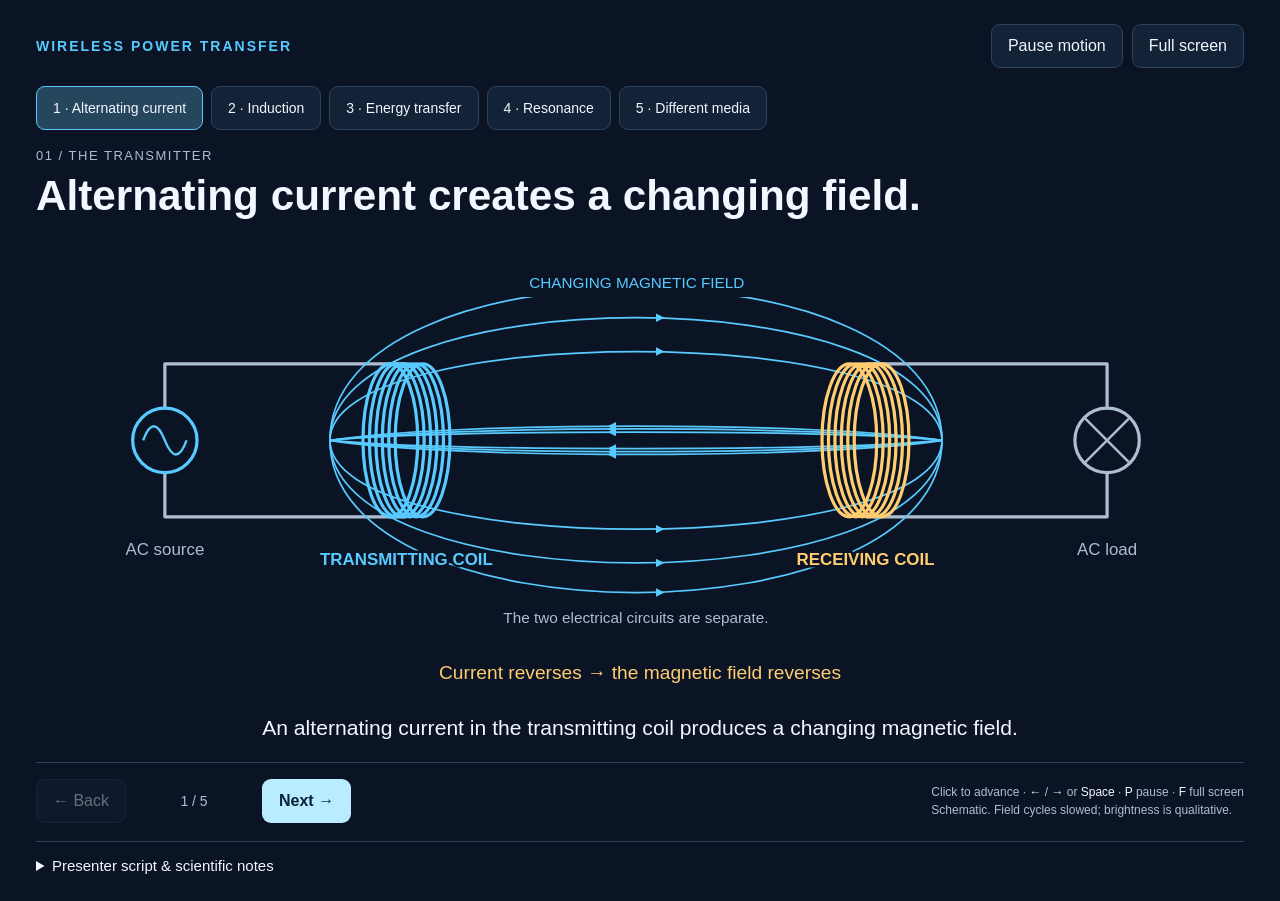
<file: index.html>
<!doctype html>
<html lang="en">
<head>
<meta charset="utf-8"><meta name="viewport" content="width=device-width,initial-scale=1">
<title>Wireless Power Transfer — Interactive Presentation</title>
<style>
:root{color-scheme:dark;--bg:#0a1424;--fg:#f3f7ff;--muted:#adbed3;--blue:#58caff;--gold:#ffcc70;--green:#71e2b2;--coral:#ff997e;--line:#2e425b}*{box-sizing:border-box}body{margin:0;background:var(--bg);color:var(--fg);font-family:Arial,Helvetica,sans-serif}main{max-width:1580px;min-height:100svh;margin:auto;padding:24px 36px;display:flex;flex-direction:column;gap:18px}header,.row,footer{display:flex;align-items:center;justify-content:space-between;gap:12px;flex-wrap:wrap}.brand{font-size:14px;color:var(--blue);letter-spacing:2px;font-weight:bold}button{font:inherit;border:1px solid var(--line);background:#142237;color:var(--fg);border-radius:9px;padding:11px 16px;cursor:pointer;min-height:44px}button:hover{background:#233a53}button:focus-visible,summary:focus-visible{outline:3px solid var(--blue);outline-offset:3px}button[aria-pressed=true]{background:#25465d;border-color:var(--blue)}button:disabled{opacity:.4;cursor:default}.primary{background:#b9ecff;color:#092235;font-weight:bold;border-color:transparent}.primary:hover{background:#d6f5ff}nav{display:flex;gap:8px;flex-wrap:wrap}nav button{font-size:14px}h1{font-size:clamp(26px,3.3vw,48px);margin:0;line-height:1.15}.eyebrow{color:var(--muted);font-size:13px;letter-spacing:1.5px;margin-bottom:9px}.scene{position:relative}svg{width:100%;height:auto;display:block;max-height:49vh;overflow:visible}.scene text{font-family:Arial,Helvetica,sans-serif;paint-order:stroke;stroke:var(--bg);stroke-width:6px;stroke-linejoin:round}.material-controls{display:flex;justify-content:center;gap:10px;flex-wrap:wrap;margin-top:2px}.material-controls button{min-width:145px}.detail{min-height:44px;display:flex;justify-content:center;align-items:center;text-align:center;gap:14px;font-size:clamp(17px,1.5vw,23px);color:var(--gold);line-height:1.4}.takeaway{font-size:clamp(17px,1.65vw,24px);line-height:1.45;margin:0;text-align:center;max-width:1100px;align-self:center}.footnote{font-size:12px;color:var(--muted);line-height:1.5}.controls{display:flex;gap:9px;align-items:center;flex-wrap:wrap}.count{font-size:14px;color:var(--muted);min-width:118px;text-align:center}footer{border-top:1px solid var(--line);padding-top:16px;margin-top:auto}details{border-top:1px solid var(--line);padding-top:12px;color:var(--muted);font-size:15px;line-height:1.55}summary{cursor:pointer;width:fit-content;color:var(--fg)}#script{max-width:1000px;color:var(--fg);font-size:18px}details p{margin:12px 0 0}.source{font-size:13px}kbd{font:inherit;color:var(--fg)}[hidden]{display:none!important}.live{position:absolute;width:1px;height:1px;overflow:hidden;clip-path:inset(50%)}@media(max-width:700px){main{padding:18px 16px;gap:16px}nav button{flex:1 1 140px;font-size:13px}svg{max-height:none}.material-controls button{min-width:0;flex:1 1 40%}footer{align-items:flex-start}.controls{width:100%;justify-content:space-between}.count{min-width:70px}.brand{font-size:12px}.detail{min-height:60px}header button{font-size:12px;padding:8px 12px}.footnote{font-size:11px}}
@media print{button,nav,footer{display:none}body{background:white;color:black}details{display:block}}
</style>
</head>
<body>
<main>
<header><span class="brand">WIRELESS POWER TRANSFER</span><div class="controls"><button id="motion" type="button" aria-pressed="false">Pause motion</button><button id="full" type="button">Full screen</button></div></header>
<nav aria-label="Presentation sections" id="nav"></nav>
<section aria-labelledby="title"><div class="eyebrow" id="section"></div><h1 id="title"></h1></section>
<div class="scene">
<svg viewBox="0 0 1500 490" role="img" aria-labelledby="diagram-title diagram-desc">
<title id="diagram-title">Two coils transfer energy by electromagnetic induction</title><desc id="diagram-desc">A source drives a transmitting coil. Its changing field links a receiving coil connected to a lamp. No wire connects the two circuits.</desc>
<defs><marker id="arrow" viewBox="0 0 10 10" refX="5" refY="5" markerWidth="5" markerHeight="5" orient="auto-start-reverse"><path d="M 0 0 L 10 5 L 0 10 z" fill="#58caff"/></marker><marker id="eddy-arrow" viewBox="0 0 10 10" refX="5" refY="5" markerWidth="4" markerHeight="4" orient="auto"><path d="M0 0 L10 5 L0 10 Z" fill="#ff997e"/></marker></defs>
<g fill="none" stroke="#adbed3" stroke-width="4" stroke-linejoin="round"><path d="M460 155 H160 V210 M160 290 V345 H460"/><path d="M1030 155 H1330 V210 M1330 290 V345 H1030"/></g>
<g id="caps" hidden stroke="#ffcc70" stroke-width="4"><path d="M290 155 H334 M366 155 H400"/><path d="M335 132 V178 M365 132 V178 M1175 132 V178 M1205 132 V178"/><path d="M1120 155 H1174 M1206 155 H1250"/><text x="350" y="115" text-anchor="middle" stroke="none" fill="#ffcc70" font-size="21">C</text><text x="1190" y="115" text-anchor="middle" stroke="none" fill="#ffcc70" font-size="21">C</text></g>
<g id="field" fill="none" stroke="#58caff" stroke-width="2.1"></g>
<g id="barrier"></g>
<g id="tx" fill="none" stroke="#58caff" stroke-width="4"></g><g id="rx" fill="none" stroke="#ffcc70" stroke-width="4"></g>
<circle cx="160" cy="250" r="40" fill="#0a1424" stroke="#58caff" stroke-width="4"/><path d="M133 250 Q146 215 160 250 T187 250" fill="none" stroke="#58caff" stroke-width="3"/>
<g id="bulb"><circle cx="1330" cy="250" r="40" stroke-width="4"/><path d="M1303 223 L1357 277 M1357 223 L1303 277" stroke-width="3" fill="none"/><g id="rays" stroke-width="3"></g></g>
<g fill="#adbed3" text-anchor="middle" font-size="21"><text x="160" y="392">AC source</text><text x="1330" y="392">AC load</text></g>
<g font-size="21" text-anchor="middle" font-weight="bold"><text x="460" y="405" fill="#58caff">TRANSMITTING COIL</text><text x="1030" y="405" fill="#ffcc70">RECEIVING COIL</text><text id="material-label" x="745" y="443" fill="#71e2b2"></text></g>
<rect x="526" y="36" width="440" height="36" fill="#0a1424"/><text x="746" y="61" text-anchor="middle" fill="#58caff" font-size="19">CHANGING MAGNETIC FIELD</text>
<g id="stage-note" fill="#adbed3" font-size="19" text-anchor="middle"><text x="745" y="477">The two electrical circuits are separate.</text></g>
</svg>
</div>
<div class="material-controls" id="materials" aria-label="Material between the coils" hidden></div>
<div class="detail" id="detail"></div>
<p class="takeaway" id="takeaway"></p>
<div class="live" role="status" aria-live="polite" id="status"></div>
<footer>
<div class="controls"><button id="back" type="button">← Back</button><span class="count" id="count"></span><button id="next" type="button" class="primary">Next →</button></div>
<span class="footnote">Click to advance · <kbd>←</kbd> / <kbd>→</kbd> or <kbd>Space</kbd> · <kbd>P</kbd> pause · <kbd>F</kbd> full screen<br>Schematic. Field cycles slowed; brightness is qualitative.</span>
</footer>
<details id="notes"><summary>Presenter script &amp; scientific notes</summary><p id="script"></p><p id="science"></p><p class="source">Based on the supplied <em>Demonstartion_ppt.pdf</em>, pages 5–7 and 20–22. The material comparison describes this experiment; it is not a numerical simulation.</p></details>
</main>
<script>
'use strict';
const $=id=>document.getElementById(id), NS='http://www.w3.org/2000/svg';
const sections=[
{short:'1 · Alternating current',title:'Alternating current creates a changing field.',detail:'Current reverses → the magnetic field reverses',caption:'An alternating current in the transmitting coil produces a changing magnetic field.',script:'An alternating current flows through the transmitting coil. This produces a magnetic field that repeatedly changes direction.',note:'The animation is slowed down. The field pattern is schematic; it does not represent a numerical solution.'},
{short:'2 · Induction',title:'Changing magnetic flux induces a voltage.',detail:'Faraday’s law: ε = −N dΦ / dt',caption:'When changing magnetic flux links the receiving coil, an induced voltage drives current through its closed circuit.',script:'Some of that changing magnetic flux links the receiving coil. By Faraday’s law, it induces a voltage. With a closed circuit, current flows through the load.',note:'N is the receiver’s number of turns. Φ is linked flux per turn, assuming equal flux per turn. The minus sign expresses Lenz’s law.'},
{short:'3 · Energy transfer',title:'The field transfers energy across the gap.',detail:'Electrical input → magnetic coupling → electrical output',caption:'There is no wire between the coils. Charges move within their own circuits.',script:'No wire joins the coils. Energy passes through the electromagnetic field, while charges move within each circuit.',note:'This is near-field inductive wireless power transfer. Field arrows show magnetic-field direction, not energy trajectories. The AC load is simplified; devices requiring DC also need rectification and appropriate regulation.'},
{short:'4 · Resonance',title:'Tuning can increase the transferred power.',detail:'Ideal LC resonance: f₀ = 1 / (2π√(LC))',caption:'Capacitors tune the circuits. Coupling, loading, and losses still limit performance.',script:'Capacitors can tune the coil circuits to resonance. Near the tuned frequency, suitable coupling and low losses allow more power to reach the load.',note:'The formula describes an ideal individual LC circuit. Coupling, loading, and losses may shift the frequency giving maximum transferred power.'},
{short:'5 · Different media',title:'What sits between the coils matters.',detail:'',caption:'',script:'',note:'The illustrated ordering follows this apparatus. Conductivity, thickness, grid geometry, coil spacing, and operating frequency affect transfer. Conductive barriers can cause loss and detuning. Brightness is qualitative.'}
];
const media=[
{name:'Air',detail:'Baseline transfer',caption:'Air provides the reference: the changing field links the receiving coil.',script:'Air is our baseline. The changing magnetic field links the receiving coil.'},
{name:'Glass',detail:'Similar transfer to air in this experiment',caption:'The glass barrier introduces little additional attenuation in this setup.',script:'Glass behaves similarly to air in this experiment. It introduces little additional attenuation.'},
{name:'Metal grid',detail:'Eddy currents oppose changes in magnetic flux',caption:'Conductive paths support eddy currents, reducing transfer in this experiment.',script:'A metal grid reduces transfer. Induced eddy currents oppose changes in magnetic flux.'},
{name:'Solid metal sheet',detail:'Transfer is suppressed more strongly in this experiment',caption:'A continuous conducting sheet supports eddy currents and reduces the field linking the receiver.',script:'The solid metal sheet reduces transfer even further in this experiment. Its continuous conducting surface supports eddy currents.'}
];
let stage=0, medium=0, paused=matchMedia('(prefers-reduced-motion: reduce)').matches, phase=.6, last=0;
function el(tag,attrs,parent){const e=document.createElementNS(NS,tag);Object.entries(attrs).forEach(([k,v])=>e.setAttribute(k,v));parent.append(e);return e;}
for(let j=0;j<6;j++){el('ellipse',{cx:440+j*8,cy:250,rx:34,ry:95},$('tx'));el('ellipse',{cx:1010+j*8,cy:250,rx:34,ry:95},$('rx'));}
for(let a=0;a<360;a+=45){let q=a*Math.PI/180;el('line',{x1:1330+53*Math.cos(q),y1:250+53*Math.sin(q),x2:1330+63*Math.cos(q),y2:250+63*Math.sin(q)},$('rays'));}
// Every field line closes. Direction is common within the two coil apertures,
// and reverses on the outer return paths. No particles travel between coils.
const paths=[];
for(const sign of [-1,1])for(const r of [105,145,180]){
 const g=el('g',{},$('field'));
 const a=el('path',{d:`M365 250 C510 ${250+sign*r*.13} 980 ${250+sign*r*.13} 1125 250`,fill:'none'},g);
 const b=el('path',{d:`M1125 250 C1125 ${250+sign*r*1.4} 365 ${250+sign*r*1.4} 365 250`,fill:'none'},g);
 const inner=el('path',{d:`M715 ${250+sign*r*.0975} H775`,'marker-end':'url(#arrow)',fill:'none'},g);
 const outer=el('path',{d:`M775 ${250+sign*r*1.05} H715`,'marker-end':'url(#arrow)',fill:'none'},g);
 paths.push({g,inner,outer,r,sign});
}
// A receiver-side mask dims the existing closed loops without suggesting that field lines end at the sheet.
const defs=document.querySelector('defs'),filter=el('linearGradient',{id:'fieldFade',x1:'0%',x2:'100%'},defs);
for(const [off,opacity] of [['0%',1],['44%',1],['57%',1],['100%',1]])el('stop',{offset:off,'stop-color':'#58caff','stop-opacity':opacity},filter);
$('field').setAttribute('stroke','url(#fieldFade)');
sections.forEach((s,i)=>{let b=document.createElement('button');b.type='button';b.textContent=s.short;b.onclick=()=>{stage=i;medium=0;render();};$('nav').append(b);});
media.forEach((m,i)=>{let b=document.createElement('button');b.type='button';b.textContent=m.name;b.onclick=()=>{medium=i;render();};$('materials').append(b);});
function material(){
 const b=$('barrier');b.replaceChildren();if(stage!==4||medium===0)return;
 const shape='710,161 780,130 780,334 710,365';
 el('polygon',{points:shape,fill:medium===1?'#9be8ff': '#8da1b8','fill-opacity':medium===1?.13:medium===2?.08:.88,stroke:'#c1d9eb','stroke-width':3},b);
 if(medium===2){for(let y=180;y<350;y+=22)el('line',{x1:711,y1:y,x2:779,y2:y-30,stroke:'#b9cddd','stroke-width':2},b);for(let x=722;x<779;x+=14)el('line',{x1:x,y1:161-(x-710)*31/70,x2:x,y2:365-(x-710)*31/70,stroke:'#b9cddd','stroke-width':2},b);}
 if(medium>=2)for(const y of medium===2?[220,285]:[250]){el('ellipse',{cx:745,cy:y,rx:18,ry:25,fill:'none',stroke:'#ff997e','stroke-width':3},b);el('path',{class:'eddy',d:`M735 ${y-25} H755`,stroke:'#ff997e','stroke-width':3,'marker-end':'url(#eddy-arrow)'},b);}
}
function render(){
 const s=sections[stage],m=media[medium];
 $('section').textContent=`${String(stage+1).padStart(2,'0')} / ${['THE TRANSMITTER','ELECTROMAGNETIC INDUCTION','ENERGY TRANSFER','RESONANCE','DIFFERENT MEDIA'][stage]}`;
 $('title').textContent=s.title;$('detail').textContent=stage===4?m.detail:s.detail;$('takeaway').textContent=stage===4?m.caption:s.caption;
 $('script').textContent=stage===4?m.script:s.script;$('science').textContent=s.note;
 $('materials').hidden=stage!==4;$('caps').toggleAttribute('hidden',stage!==3);
 // Hide the original wire segments behind the capacitor plates.
 let capMasks=document.getElementById('capMasks');if(capMasks)capMasks.remove();
 if(stage===3){capMasks=el('g',{id:'capMasks',stroke:'#0a1424','stroke-width':8},document.querySelector('svg'));for(const x of [350,1190])el('path',{d:`M${x-14} 155 H${x+14}`},capMasks);document.querySelector('svg').append($('caps'));}
 $('stage-note').toggleAttribute('hidden',stage===4);$('material-label').textContent=stage===4?m.name.toUpperCase():'';
 [...$('nav').children].forEach((b,i)=>b.setAttribute('aria-pressed',i===stage));[...$('materials').children].forEach((b,i)=>b.setAttribute('aria-pressed',i===medium));
 $('count').textContent=stage===4?`5 / 5 · ${medium+1} / 4`:`${stage+1} / 5`;
 $('back').disabled=stage===0;$('next').textContent=stage===4&&medium===3?'Restart ↺':'Next →';
 $('status').textContent=`Section ${stage+1}. ${stage===4?m.name+'. '+m.detail:s.title}`;
 $('diagram-desc').textContent=`Separate transmitter and receiver circuits linked by a changing field.${stage===4?' Medium: '+m.name+'. '+m.caption:''}`;
 material();paint();
}
function move(dir){if(dir>0){if(stage===4){if(medium<3)medium++;else{stage=0;medium=0;}}else{stage++;medium=0;}}else if(stage===4&&medium>0)medium--;else if(stage>0){stage--;medium=0;}render();}
function paint(){
 const sign=Math.sin(phase)>=0?1:-1, strength=.27+.73*Math.abs(Math.sin(phase));
 const att=stage===4?[1,1,.30,.13][medium]:1;
 [...filter.children].forEach((e,i)=>e.setAttribute('stop-opacity',strength*(i>1?att:1)));
 for(const p of paths){const yi=250+p.sign*p.r*.0975,yo=250+p.sign*p.r*1.05;p.inner.setAttribute('d',sign>0?`M715 ${yi} H775`:`M775 ${yi} H715`);p.outer.setAttribute('d',sign>0?`M775 ${yo} H715`:`M715 ${yo} H775`);}
 let bulb=stage===0?'#adbed3':att===1?'#ffcc70':medium===2?'#b29768':'#776d5e';$('bulb').setAttribute('stroke',bulb);$('bulb').firstElementChild.setAttribute('fill',stage===0?'#0a1424':att===1?'#453c2e':medium===2?'#2c2b29':'#1d2530');$('rays').setAttribute('opacity',stage===0?0:att);
 document.querySelectorAll('.eddy').forEach(e=>{let y=e.previousElementSibling.getAttribute('cy')-25;e.setAttribute('d',Math.cos(phase)>0?`M755 ${y} H735`:`M735 ${y} H755`);});
}
function motion(){paused=!paused;updateMotion();}function updateMotion(){$('motion').textContent=paused?'Resume motion':'Pause motion';$('motion').setAttribute('aria-pressed',paused);}
async function full(){try{if(document.fullscreenElement)await document.exitFullscreen();else if(document.documentElement.requestFullscreen)await document.documentElement.requestFullscreen();}catch(e){$('full').textContent='Use browser full screen';}}
$('back').onclick=()=>move(-1);$('next').onclick=()=>move(1);$('motion').onclick=motion;$('full').onclick=full;
document.addEventListener('fullscreenchange',()=>{$('full').textContent=document.fullscreenElement?'Exit full screen':'Full screen';});
document.addEventListener('keydown',e=>{if(e.altKey||e.ctrlKey||e.metaKey||['INPUT','TEXTAREA','SELECT'].includes(e.target.tagName))return;const key=e.key.toLowerCase();if(key==='arrowright'||(key===' '&&!['BUTTON','SUMMARY'].includes(e.target.tagName))){e.preventDefault();move(1);}else if(key==='arrowleft'){e.preventDefault();move(-1);}else if(key==='p')motion();else if(key==='f')full();});
function loop(t){if(last&&!paused){phase+=(Math.min(t-last,60)/1000)*Math.PI*1.1;paint();}last=t;requestAnimationFrame(loop);}render();updateMotion();requestAnimationFrame(loop);
</script>
</body>
</html>
</file>
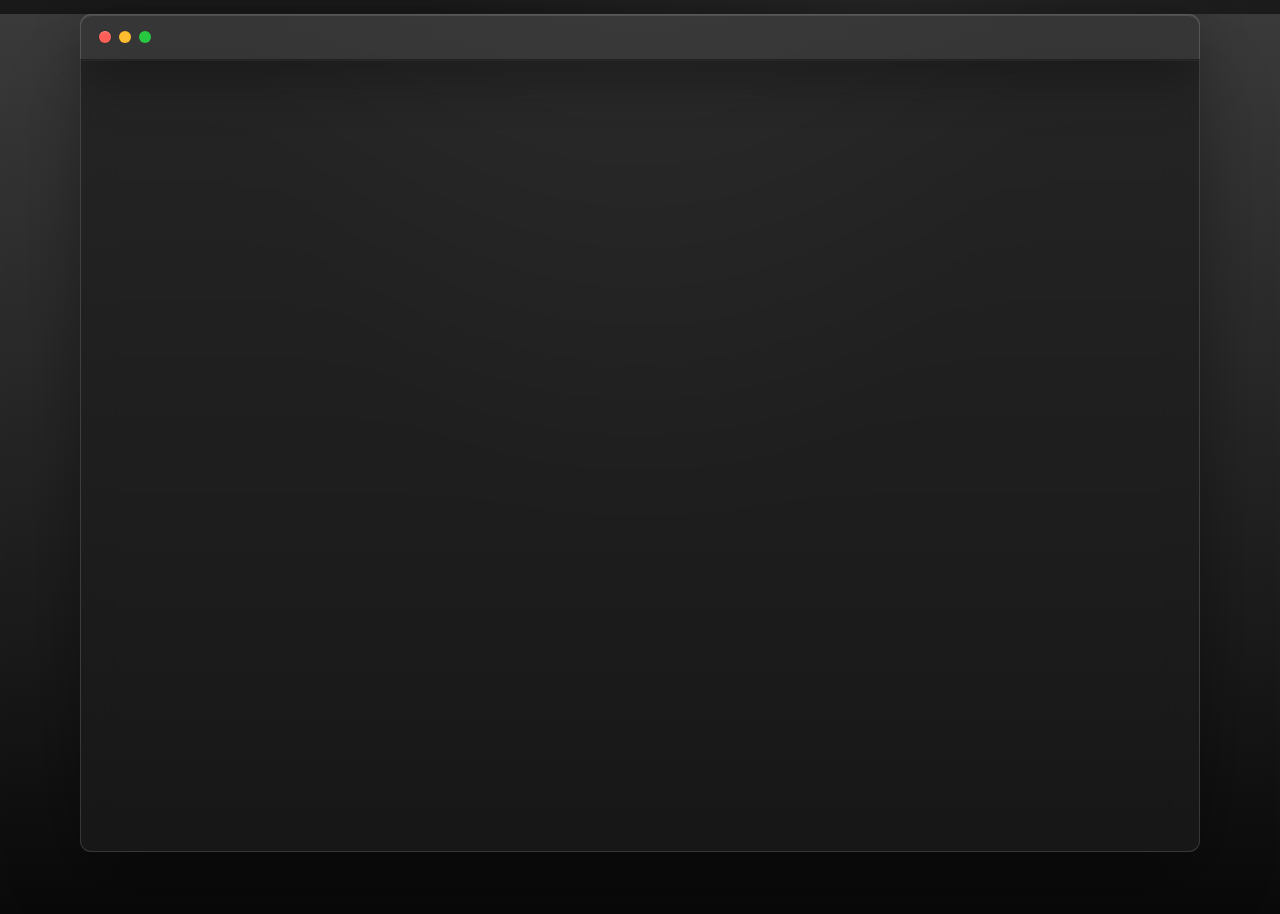
<file: others.html>
<!DOCTYPE html>
<html lang="en">
<head>
  <meta charset="UTF-8">
  <meta name="viewport" content="width=device-width, initial-scale=1.0">
  <title>Others - Yuqi Wang</title>
  <link rel="stylesheet" href="styles.css?v=20260512-desktop4">
</head>
<body class="sub-page">
  <header class="site-header">
    <a class="back-button" href="index.html" aria-label="返回主页"></a>
  </header>

  <main class="page-shell"></main>
</body>
</html>
</file>
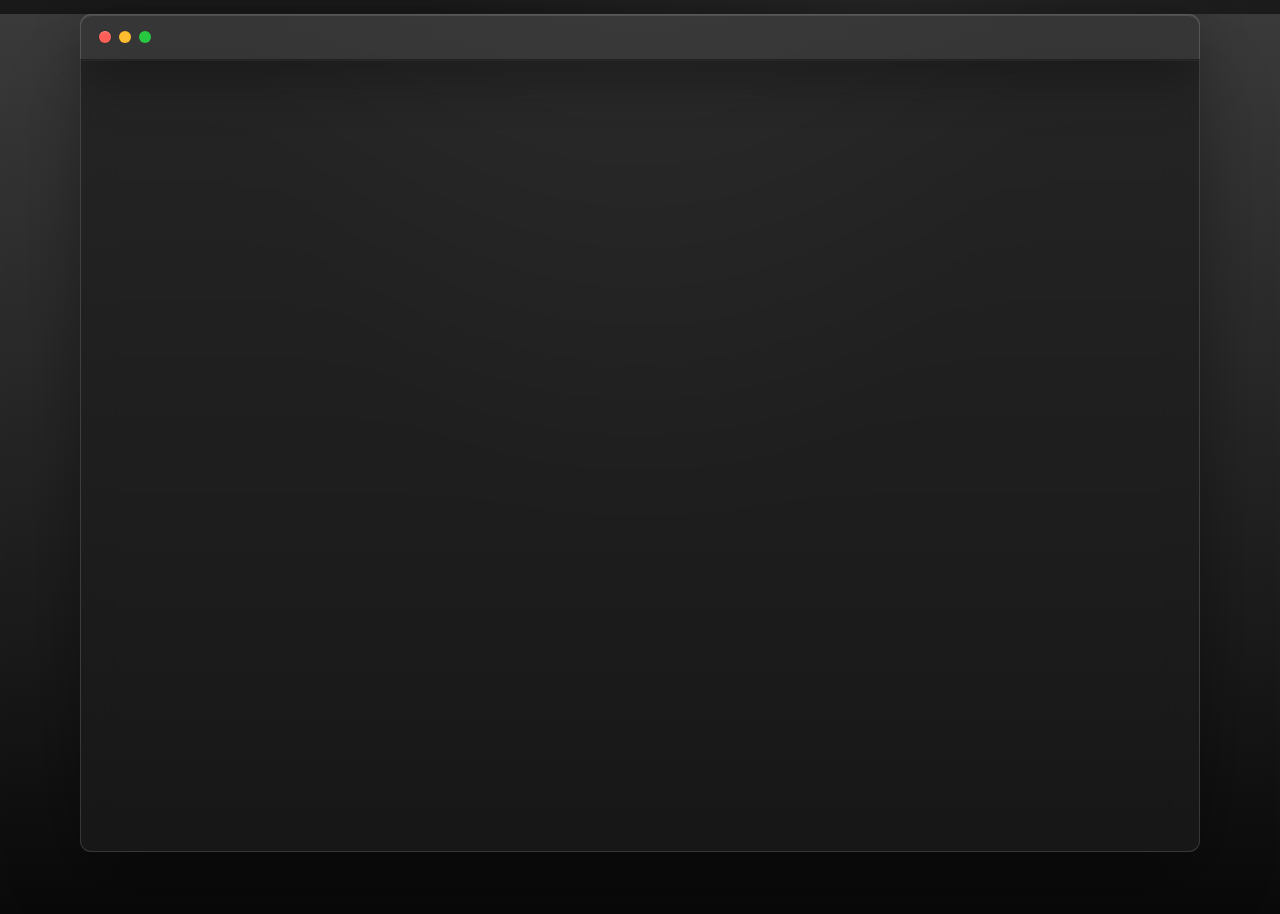
<file: research.html>
<!DOCTYPE html>
<html lang="en">
<head>
  <meta charset="UTF-8">
  <meta name="viewport" content="width=device-width, initial-scale=1.0">
  <title>Research - Yuqi Wang</title>
  <link rel="stylesheet" href="styles.css?v=20260512-desktop4">
</head>
<body class="sub-page">
  <header class="site-header">
    <a class="back-button" href="index.html" aria-label="返回主页"></a>
  </header>

  <main class="page-shell"></main>
</body>
</html>
</file>
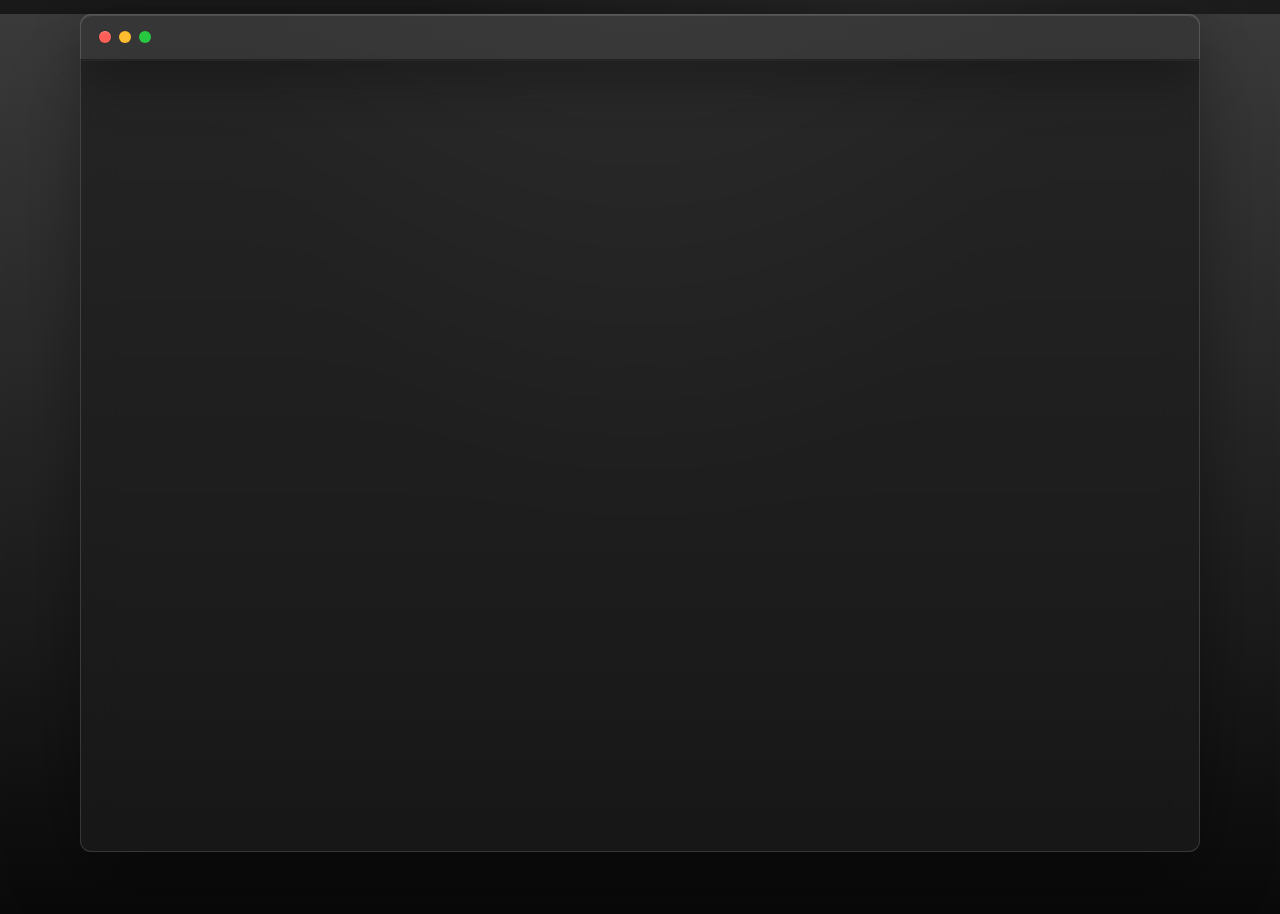
<file: teaching.html>
<!DOCTYPE html>
<html lang="en">
<head>
  <meta charset="UTF-8">
  <meta name="viewport" content="width=device-width, initial-scale=1.0">
  <title>Teaching - Yuqi Wang</title>
  <link rel="stylesheet" href="styles.css?v=20260512-desktop4">
</head>
<body class="sub-page">
  <header class="site-header">
    <a class="back-button" href="index.html" aria-label="返回主页"></a>
  </header>

  <main class="page-shell"></main>
</body>
</html>
</file>
<file: styles.css>
:root {
  color-scheme: dark;
  --black: #050505;
  --stage-black: #0a0909;
  --ink: #111010;
  --bone: #f3eadb;
  --muted: #b8aa96;
  --gold: #f1c15d;
  --amber: #d8932f;
  --red: #7f1f24;
  --green: #3c6048;
  --blue: #405d79;
  --cloth: #7a6754;
  --cloth-dark: #3d342c;
  --line: rgba(255, 255, 255, 0.18);
  --shadow: rgba(0, 0, 0, 0.48);
  --font: Inter, ui-sans-serif, system-ui, -apple-system, BlinkMacSystemFont, "Segoe UI", sans-serif;
}

* {
  box-sizing: border-box;
}

[hidden] {
  display: none !important;
}

html {
  min-height: 100%;
  background: var(--black);
}

body {
  min-height: 100%;
  margin: 0;
  font-family: var(--font);
  background: var(--black);
  color: var(--bone);
}

a {
  color: inherit;
}

button {
  font: inherit;
}

.home-page {
  overflow-x: hidden;
}

.stage-shell {
  min-height: 100vh;
  background:
    linear-gradient(90deg, rgba(127, 31, 36, 0.22), transparent 14%, transparent 86%, rgba(127, 31, 36, 0.24)),
    radial-gradient(circle at 50% 96%, rgba(216, 147, 47, 0.22), transparent 38%),
    var(--stage-black);
}

.theater {
  position: relative;
  min-height: 100vh;
  overflow: hidden;
  isolation: isolate;
}

.theater::before,
.theater::after {
  position: absolute;
  top: 0;
  bottom: 0;
  width: clamp(34px, 7vw, 110px);
  content: "";
  background:
    repeating-linear-gradient(90deg, rgba(0, 0, 0, 0.12) 0 11px, rgba(255, 255, 255, 0.035) 11px 19px),
    linear-gradient(180deg, #681a20, #22080a 78%);
  opacity: 0.58;
  z-index: 0;
}

.theater::before {
  left: 0;
}

.theater::after {
  right: 0;
  transform: scaleX(-1);
}

.rig-light {
  position: absolute;
  top: 28px;
  left: 50%;
  width: 90px;
  height: 30px;
  border: 1px solid rgba(255, 255, 255, 0.18);
  border-radius: 4px;
  background: linear-gradient(180deg, #202020, #090909);
  box-shadow: 0 12px 28px rgba(0, 0, 0, 0.5);
  transform: translateX(-50%);
  z-index: 3;
}

.rig-light::before {
  position: absolute;
  top: -12px;
  left: 50%;
  width: 2px;
  height: 12px;
  content: "";
  background: rgba(255, 255, 255, 0.24);
}

.spotlight-beam {
  position: absolute;
  top: 58px;
  left: 50%;
  width: min(72vw, 680px);
  height: min(79vh, 760px);
  pointer-events: none;
  background:
    radial-gradient(ellipse at 50% 90%, rgba(241, 193, 93, 0.36), transparent 38%),
    linear-gradient(180deg, rgba(255, 244, 196, 0.54), rgba(241, 193, 93, 0.2) 44%, transparent 78%);
  clip-path: polygon(48% 0, 52% 0, 86% 100%, 14% 100%);
  filter: blur(0.4px);
  opacity: 0;
  transform: translateX(-50%);
  transition: opacity 260ms ease;
  z-index: 1;
}

.stage-shell.spotlight-on .spotlight-beam {
  opacity: 1;
}

.home-title {
  position: absolute;
  left: clamp(18px, 5vw, 74px);
  bottom: clamp(24px, 5vh, 58px);
  display: grid;
  gap: 7px;
  max-width: 360px;
  z-index: 5;
}

.home-title p,
.home-title h1,
.home-title span {
  margin: 0;
}

.home-title p {
  color: var(--gold);
  font-size: 0.8rem;
  font-weight: 800;
  letter-spacing: 0;
  text-transform: uppercase;
}

.home-title h1 {
  font-size: clamp(2.3rem, 8vw, 6.5rem);
  line-height: 0.86;
  letter-spacing: 0;
}

.home-title span {
  color: rgba(243, 234, 219, 0.72);
  font-size: clamp(0.82rem, 1.4vw, 1rem);
}

.doll-zone {
  position: absolute;
  left: 50%;
  top: 50%;
  width: min(92vw, 760px);
  height: min(82vh, 650px);
  min-height: 520px;
  transform: translate(-50%, -46%);
  z-index: 4;
}

.chair {
  position: absolute;
  left: 50%;
  bottom: 72px;
  width: 220px;
  height: 315px;
  transform: translateX(-50%);
  z-index: 1;
}

.chair-back,
.chair-seat,
.chair-leg {
  position: absolute;
  display: block;
  background: linear-gradient(180deg, #372319, #140c09);
  border: 1px solid rgba(241, 193, 93, 0.14);
  box-shadow: 0 18px 34px rgba(0, 0, 0, 0.42);
}

.chair-back {
  left: 36px;
  top: 0;
  width: 148px;
  height: 222px;
  border-radius: 7px 7px 3px 3px;
}

.chair-seat {
  left: 20px;
  top: 198px;
  width: 180px;
  height: 40px;
  border-radius: 4px;
}

.chair-leg {
  top: 232px;
  width: 18px;
  height: 78px;
}

.chair-leg.left {
  left: 42px;
  transform: rotate(5deg);
}

.chair-leg.right {
  right: 42px;
  transform: rotate(-5deg);
}

.doll {
  position: absolute;
  left: 50%;
  bottom: 48px;
  width: 290px;
  height: 450px;
  padding: 0;
  border: 0;
  background: transparent;
  color: var(--bone);
  cursor: pointer;
  transform: translateX(-50%);
  z-index: 2;
}

.doll:focus-visible {
  outline: 2px solid var(--gold);
  outline-offset: 8px;
}

.portrait-head {
  position: absolute;
  left: 50%;
  top: 24px;
  width: 138px;
  height: 138px;
  overflow: hidden;
  border: 5px solid var(--cloth-dark);
  border-radius: 47% 53% 51% 49%;
  background: #201915;
  box-shadow:
    inset 0 0 0 2px rgba(255, 255, 255, 0.08),
    0 12px 24px rgba(0, 0, 0, 0.48);
  transform: translateX(-50%) rotate(-2deg);
  z-index: 5;
}

.portrait-head img {
  width: 100%;
  height: 100%;
  object-fit: cover;
  display: block;
  filter: contrast(1.04) saturate(0.88);
}

.doll-ear {
  position: absolute;
  top: 34px;
  width: 58px;
  height: 64px;
  border: 4px solid var(--cloth-dark);
  border-radius: 48% 52% 58% 42%;
  background:
    radial-gradient(circle at 50% 58%, rgba(241, 193, 93, 0.24), transparent 43%),
    var(--cloth);
  z-index: 4;
}

.doll-ear.left {
  left: 54px;
  transform: rotate(-24deg);
}

.doll-ear.right {
  right: 54px;
  transform: rotate(27deg);
}

.whisker {
  position: absolute;
  top: 111px;
  width: 96px;
  height: 1px;
  background: rgba(243, 234, 219, 0.42);
  z-index: 6;
}

.whisker.w1 {
  left: 31px;
  transform: rotate(7deg);
}

.whisker.w2 {
  right: 31px;
  transform: rotate(-7deg);
}

.doll-neck {
  position: absolute;
  left: 50%;
  top: 150px;
  width: 44px;
  height: 34px;
  border-radius: 9px;
  background: var(--cloth-dark);
  transform: translateX(-50%);
  z-index: 3;
}

.doll-body {
  position: absolute;
  left: 50%;
  top: 178px;
  width: 144px;
  height: 158px;
  overflow: hidden;
  border: 4px solid var(--cloth-dark);
  border-radius: 22px 20px 35px 29px;
  background:
    repeating-linear-gradient(90deg, rgba(255, 255, 255, 0.04) 0 2px, transparent 2px 12px),
    linear-gradient(135deg, #8a755d, #4a3d33);
  box-shadow: 0 18px 26px rgba(0, 0, 0, 0.38);
  transform: translateX(-50%) rotate(1deg);
  z-index: 3;
}

.body-patch {
  position: absolute;
  right: 20px;
  top: 27px;
  width: 43px;
  height: 34px;
  border: 2px solid rgba(17, 16, 16, 0.45);
  border-radius: 5px;
  background: rgba(60, 96, 72, 0.66);
  transform: rotate(7deg);
}

.body-stitches {
  position: absolute;
  left: 25px;
  top: 18px;
  width: 2px;
  height: 124px;
  background: repeating-linear-gradient(180deg, rgba(243, 234, 219, 0.65) 0 5px, transparent 5px 12px);
  transform: rotate(-8deg);
}

.doll-arm,
.doll-leg {
  position: absolute;
  display: block;
  border: 4px solid var(--cloth-dark);
  background:
    repeating-linear-gradient(90deg, rgba(255, 255, 255, 0.045) 0 2px, transparent 2px 11px),
    #655342;
  z-index: 2;
}

.doll-arm {
  top: 204px;
  width: 34px;
  height: 145px;
  border-radius: 18px 18px 20px 20px;
}

.doll-arm.left {
  left: 52px;
  transform: rotate(22deg);
}

.doll-arm.right {
  right: 53px;
  transform: rotate(-22deg);
}

.star-sign {
  position: absolute;
  top: -32px;
  right: -42px;
  display: grid;
  place-items: center;
  width: 58px;
  height: 48px;
  border: 3px solid #3b2a1a;
  border-radius: 5px;
  background: #e0bc68;
  color: #331f12;
  font-size: 1.35rem;
  box-shadow: 0 10px 18px rgba(0, 0, 0, 0.35);
  transform: rotate(14deg);
}

.doll-leg {
  top: 318px;
  width: 43px;
  height: 120px;
  border-radius: 19px 19px 24px 24px;
}

.doll-leg.left {
  left: 100px;
  transform: rotate(8deg);
}

.doll-leg.right {
  right: 96px;
  transform: rotate(-6deg);
}

.stage-shell {
  position: relative;
  background:
    radial-gradient(circle at 50% 82%, rgba(179, 135, 73, 0.22), transparent 25%),
    linear-gradient(180deg, #060707 0%, #020202 54%, #0b0908 100%);
}

.theater {
  z-index: 1;
}

.stage-shell::before {
  position: absolute;
  inset: 54% 0 0;
  content: "";
  background:
    radial-gradient(ellipse at 50% 0%, rgba(255, 255, 255, 0.08), transparent 30%),
    linear-gradient(120deg, transparent 0 48%, rgba(255, 255, 255, 0.06) 49% 50%, transparent 51% 100%),
    linear-gradient(60deg, transparent 0 48%, rgba(255, 255, 255, 0.04) 49% 50%, transparent 51% 100%),
    repeating-linear-gradient(0deg, rgba(255, 255, 255, 0.045) 0 1px, transparent 1px 74px),
    linear-gradient(180deg, #070707, #191512);
  background-size: auto, 120px 120px, 120px 120px, auto, auto;
  clip-path: polygon(0 17%, 100% 4%, 100% 100%, 0 100%);
  filter: blur(0.1px);
  transform: perspective(580px) rotateX(58deg) scaleX(1.28);
  transform-origin: 50% 0;
  z-index: 0;
}

.stage-shell::after {
  position: absolute;
  inset: 0;
  content: "";
  pointer-events: none;
  background:
    radial-gradient(ellipse at 50% 34%, transparent 0 18%, rgba(0, 0, 0, 0.62) 63%),
    repeating-linear-gradient(90deg, rgba(255, 255, 255, 0.032) 0 1px, transparent 1px 48px),
    linear-gradient(90deg, rgba(0, 0, 0, 0.88), transparent 18%, transparent 82%, rgba(0, 0, 0, 0.88));
  z-index: 0;
}

.theater::before,
.theater::after {
  background:
    repeating-linear-gradient(90deg, rgba(255, 255, 255, 0.03) 0 1px, transparent 1px 21px),
    linear-gradient(180deg, #101010, #020202 84%);
  opacity: 0.72;
}

.doll-zone {
  width: min(94vw, 860px);
  height: min(84vh, 660px);
  min-height: 560px;
  transform: translate(-50%, -45%);
}

.chair {
  bottom: 50px;
  width: 292px;
  height: 420px;
  filter: drop-shadow(0 26px 34px rgba(0, 0, 0, 0.62));
}

.chair::after {
  position: absolute;
  left: 12px;
  right: 12px;
  bottom: -26px;
  height: 42px;
  content: "";
  background: radial-gradient(ellipse, rgba(0, 0, 0, 0.68), transparent 70%);
}

.chair-back,
.chair-seat,
.chair-front,
.chair-post,
.chair-leg {
  border-color: rgba(255, 255, 255, 0.11);
  background:
    linear-gradient(90deg, rgba(255, 255, 255, 0.08), transparent 16% 82%, rgba(0, 0, 0, 0.28)),
    repeating-linear-gradient(90deg, rgba(255, 255, 255, 0.025) 0 2px, transparent 2px 18px),
    linear-gradient(180deg, #292929, #0e0e0e 76%, #060606);
  box-shadow:
    inset 0 1px 0 rgba(255, 255, 255, 0.14),
    inset 0 -18px 28px rgba(0, 0, 0, 0.45),
    0 18px 34px rgba(0, 0, 0, 0.46);
}

.chair-back {
  left: 55px;
  top: 0;
  width: 182px;
  height: 285px;
  border-radius: 18px 18px 8px 8px;
}

.chair-back::before {
  position: absolute;
  inset: 18px 24px;
  content: "";
  border-radius: 13px;
  background:
    radial-gradient(ellipse at 45% 26%, rgba(255, 255, 255, 0.14), transparent 34%),
    linear-gradient(180deg, #171717, #050505);
  box-shadow: inset 0 0 0 1px rgba(255, 255, 255, 0.08);
}

.chair-post {
  position: absolute;
  top: 14px;
  width: 22px;
  height: 340px;
  border-radius: 13px;
}

.chair-post.left {
  left: 34px;
}

.chair-post.right {
  right: 34px;
}

.chair-seat {
  left: 25px;
  top: 270px;
  width: 242px;
  height: 48px;
  border-radius: 8px;
  transform: perspective(260px) rotateX(10deg);
}

.chair-front {
  position: absolute;
  left: 30px;
  top: 310px;
  display: block;
  width: 232px;
  height: 24px;
  border-radius: 5px;
}

.chair-leg {
  top: 326px;
  width: 24px;
  height: 92px;
  border-radius: 9px 9px 2px 2px;
}

.chair-leg.left {
  left: 62px;
  transform: rotate(4deg);
}

.chair-leg.right {
  right: 62px;
  transform: rotate(-4deg);
}

.doll {
  bottom: 58px;
  width: 336px;
  height: 468px;
  transform: translateX(-50%);
  filter: drop-shadow(0 30px 24px rgba(0, 0, 0, 0.42));
}

.portrait-head {
  top: 18px;
  width: 116px;
  height: 132px;
  border: 0;
  border-radius: 40% 42% 46% 45%;
  background: #d6b7a6;
  box-shadow:
    inset 0 0 0 1px rgba(255, 255, 255, 0.18),
    inset 0 -12px 20px rgba(0, 0, 0, 0.24),
    0 16px 24px rgba(0, 0, 0, 0.45);
  transform: translateX(-50%) rotate(-1deg);
}

.portrait-head::after {
  position: absolute;
  inset: 0;
  content: "";
  pointer-events: none;
  border-radius: inherit;
  background:
    repeating-linear-gradient(0deg, rgba(255, 255, 255, 0.16) 0 1px, rgba(0, 0, 0, 0.09) 1px 2px, transparent 2px 6px),
    radial-gradient(ellipse at 50% 42%, transparent 0 50%, rgba(0, 0, 0, 0.18) 78%);
  mix-blend-mode: soft-light;
}

.portrait-head img {
  position: absolute;
  left: 50%;
  top: 50%;
  width: 420%;
  height: 420%;
  max-width: none;
  object-fit: cover;
  display: block;
  filter: contrast(1.04) saturate(0.92);
  transform: translate(-62%, -38%);
}

.doll-neck {
  top: 137px;
  width: 34px;
  height: 34px;
  border-radius: 8px 8px 12px 12px;
  background:
    repeating-linear-gradient(0deg, rgba(255, 255, 255, 0.12) 0 1px, transparent 1px 5px),
    #d7b3a3;
}

.doll-body {
  top: 154px;
  width: 166px;
  height: 174px;
  border: 0;
  border-radius: 22px 24px 31px 31px;
  background:
    radial-gradient(ellipse at 50% -12%, rgba(255, 255, 255, 0.18), transparent 25%),
    repeating-linear-gradient(0deg, rgba(255, 255, 255, 0.055) 0 1px, transparent 1px 7px),
    linear-gradient(105deg, #111421, #252135 46%, #07080f);
  box-shadow:
    inset 0 0 0 1px rgba(255, 255, 255, 0.08),
    inset 0 -20px 28px rgba(0, 0, 0, 0.35),
    0 16px 24px rgba(0, 0, 0, 0.36);
  transform: translateX(-50%) rotate(-1deg);
}

.robe-panel {
  position: absolute;
  left: 57px;
  top: 32px;
  width: 52px;
  height: 132px;
  border-radius: 0 0 18px 18px;
  background:
    linear-gradient(90deg, rgba(255, 255, 255, 0.06), transparent 46%, rgba(0, 0, 0, 0.22)),
    #171d2a;
  box-shadow: inset 0 0 0 1px rgba(255, 255, 255, 0.05);
}

.white-hood {
  position: absolute;
  inset: 2px 8px auto;
  height: 92px;
  background: transparent;
}

.white-hood::before,
.white-hood::after {
  position: absolute;
  top: 5px;
  width: 45px;
  height: 95px;
  content: "";
  border-radius: 24px 24px 18px 18px;
  background:
    radial-gradient(circle at 50% 18%, #fff 0 19%, transparent 20%),
    repeating-linear-gradient(0deg, rgba(0, 0, 0, 0.055) 0 1px, transparent 1px 6px),
    linear-gradient(180deg, #f7f5ef, #e7e2d6);
  box-shadow:
    inset 0 0 0 1px rgba(255, 255, 255, 0.32),
    0 5px 8px rgba(0, 0, 0, 0.18);
}

.white-hood::before {
  left: 13px;
  transform: rotate(28deg);
}

.white-hood::after {
  right: 13px;
  transform: rotate(-28deg);
}

.white-collar {
  position: absolute;
  left: 52px;
  top: 7px;
  width: 70px;
  height: 50px;
  background: #f5f0e7;
  clip-path: polygon(0 0, 50% 64%, 100% 0, 79% 100%, 50% 72%, 21% 100%);
  filter: drop-shadow(0 3px 2px rgba(0, 0, 0, 0.18));
}

.doll-tie {
  position: absolute;
  left: 76px;
  top: 45px;
  width: 16px;
  height: 72px;
  background: linear-gradient(180deg, #262733, #08090e);
  clip-path: polygon(50% 0, 100% 18%, 76% 100%, 24% 100%, 0 18%);
}

.gown-button {
  position: absolute;
  left: 86px;
  width: 9px;
  height: 9px;
  border-radius: 50%;
  background: linear-gradient(180deg, #c7cbd2, #686c72);
  box-shadow: 0 1px 1px rgba(0, 0, 0, 0.4);
}

.gown-button.top {
  top: 112px;
}

.gown-button.bottom {
  top: 145px;
}

.body-patch,
.body-stitches,
.doll-ear,
.whisker,
.star-sign {
  display: none;
}

.doll-arm {
  top: 228px;
  width: 174px;
  height: 45px;
  border: 0;
  border-radius: 28px;
  background:
    radial-gradient(circle at 13% 50%, #efe9dc 0 9px, transparent 10px),
    repeating-linear-gradient(0deg, rgba(255, 255, 255, 0.07) 0 1px, transparent 1px 6px),
    linear-gradient(90deg, #0c0f19, #272539 52%, #07080f);
  box-shadow:
    inset 0 1px 0 rgba(255, 255, 255, 0.12),
    inset 0 -9px 13px rgba(0, 0, 0, 0.26),
    0 9px 13px rgba(0, 0, 0, 0.32);
  z-index: 5;
}

.doll-arm.left {
  left: 64px;
  transform: rotate(15deg);
}

.doll-arm.right {
  right: 63px;
  transform: rotate(-15deg) scaleX(-1);
}

.doll-arm::after {
  position: absolute;
  right: 2px;
  top: 8px;
  width: 34px;
  height: 29px;
  content: "";
  border-radius: 40% 55% 48% 52%;
  background:
    repeating-linear-gradient(0deg, rgba(255, 255, 255, 0.12) 0 1px, transparent 1px 5px),
    #d9b6a6;
  box-shadow: inset 0 -5px 7px rgba(0, 0, 0, 0.16);
}

.doll-leg {
  top: 309px;
  width: 49px;
  height: 128px;
  border: 0;
  border-radius: 22px 22px 25px 25px;
  background:
    repeating-linear-gradient(0deg, rgba(255, 255, 255, 0.06) 0 1px, transparent 1px 7px),
    linear-gradient(90deg, #191c2b, #2d3146 52%, #0b0c13);
  box-shadow:
    inset 0 -16px 18px rgba(0, 0, 0, 0.38),
    0 12px 12px rgba(0, 0, 0, 0.3);
  z-index: 4;
}

.doll-leg::after {
  position: absolute;
  left: -2px;
  right: -2px;
  bottom: -4px;
  height: 28px;
  content: "";
  border-radius: 18px 18px 12px 12px;
  background: linear-gradient(180deg, #08090d, #000);
}

.doll-leg.left {
  left: 123px;
  transform: rotate(5deg);
}

.doll-leg.right {
  right: 119px;
  transform: rotate(-5deg);
}

.choice-menu {
  position: absolute;
  top: 132px;
  right: 0;
  display: grid;
  gap: 10px;
  width: min(260px, 34vw);
  opacity: 0;
  pointer-events: none;
  transform: translateX(-18px);
  transition: opacity 180ms ease, transform 180ms ease;
  z-index: 8;
}

.doll-zone:hover .choice-menu,
.doll-zone:focus-within .choice-menu,
.stage-shell.menu-open .choice-menu {
  opacity: 1;
  pointer-events: auto;
  transform: translateX(0);
}

.choice-menu a {
  display: grid;
  grid-template-columns: 34px 1fr;
  align-items: center;
  min-height: 44px;
  padding: 8px 12px;
  border: 1px solid rgba(241, 193, 93, 0.38);
  border-radius: 5px;
  background: rgba(5, 5, 5, 0.82);
  color: var(--bone);
  font-size: clamp(0.82rem, 1.2vw, 0.98rem);
  font-weight: 750;
  text-decoration: none;
  box-shadow: 0 14px 24px rgba(0, 0, 0, 0.34);
}

.choice-menu a:hover,
.choice-menu a:focus-visible {
  border-color: var(--gold);
  background: rgba(241, 193, 93, 0.15);
  outline: none;
}

.choice-menu span {
  color: var(--gold);
  font-family: ui-monospace, "SFMono-Regular", Consolas, monospace;
  font-size: 0.82rem;
}

.spotlight-button {
  position: absolute;
  right: clamp(22px, 7vw, 120px);
  bottom: clamp(28px, 7vh, 84px);
  display: inline-flex;
  align-items: center;
  gap: 10px;
  min-height: 48px;
  padding: 10px 15px;
  border: 1px solid rgba(241, 193, 93, 0.36);
  border-radius: 5px;
  background: linear-gradient(180deg, #1b1714, #090807);
  color: var(--bone);
  cursor: pointer;
  font-weight: 850;
  letter-spacing: 0;
  box-shadow: 0 16px 30px rgba(0, 0, 0, 0.46);
  z-index: 8;
}

.spotlight-button:focus-visible {
  outline: 2px solid var(--gold);
  outline-offset: 4px;
}

.switch-lamp {
  width: 16px;
  height: 16px;
  border: 1px solid rgba(255, 255, 255, 0.26);
  border-radius: 50%;
  background: #351114;
  box-shadow: inset 0 0 8px rgba(0, 0, 0, 0.5);
}

.stage-shell.spotlight-on .switch-lamp {
  background: var(--gold);
  box-shadow: 0 0 14px rgba(241, 193, 93, 0.86);
}

.site-header {
  position: sticky;
  top: 0;
  z-index: 10;
  display: flex;
  align-items: center;
  justify-content: space-between;
  gap: 18px;
  padding: 16px clamp(18px, 5vw, 64px);
  border-bottom: 1px solid rgba(255, 255, 255, 0.12);
  background: rgba(5, 5, 5, 0.88);
  backdrop-filter: blur(12px);
}

.brand {
  color: var(--gold);
  font-weight: 900;
  text-decoration: none;
  white-space: nowrap;
}

.site-nav {
  display: flex;
  flex-wrap: wrap;
  justify-content: flex-end;
  gap: 8px;
}

.site-nav a {
  padding: 8px 10px;
  border-radius: 4px;
  color: rgba(243, 234, 219, 0.76);
  font-size: 0.9rem;
  font-weight: 700;
  text-decoration: none;
}

.site-nav a:hover,
.site-nav a.active {
  background: rgba(241, 193, 93, 0.14);
  color: var(--bone);
}

.sub-page {
  background:
    linear-gradient(90deg, rgba(127, 31, 36, 0.12), transparent 18%, transparent 82%, rgba(64, 93, 121, 0.14)),
    var(--black);
}

.page-shell {
  width: min(1120px, calc(100vw - 32px));
  margin: 0 auto;
  padding: clamp(42px, 8vw, 86px) 0 70px;
}

.page-hero {
  display: grid;
  grid-template-columns: minmax(0, 1fr) auto;
  gap: 26px;
  align-items: end;
  padding-bottom: 28px;
  border-bottom: 1px solid rgba(255, 255, 255, 0.15);
}

.page-hero h1,
.page-hero p {
  margin: 0;
}

.page-hero h1 {
  font-size: clamp(2.4rem, 8vw, 6rem);
  line-height: 0.94;
  letter-spacing: 0;
}

.page-hero p {
  max-width: 560px;
  color: rgba(243, 234, 219, 0.72);
  line-height: 1.7;
}

.portrait-chip {
  width: clamp(84px, 14vw, 132px);
  height: clamp(84px, 14vw, 132px);
  overflow: hidden;
  border: 4px solid var(--cloth-dark);
  border-radius: 50%;
  box-shadow: 0 20px 38px rgba(0, 0, 0, 0.38);
}

.portrait-chip img {
  width: 100%;
  height: 100%;
  object-fit: cover;
  display: block;
}

.content-band {
  padding: 34px 0;
}

.grid {
  display: grid;
  grid-template-columns: repeat(3, minmax(0, 1fr));
  gap: 16px;
}

.tile,
.cv-choice,
.note-block {
  border: 1px solid rgba(255, 255, 255, 0.14);
  border-radius: 8px;
  background: rgba(255, 255, 255, 0.045);
  box-shadow: 0 18px 34px rgba(0, 0, 0, 0.22);
}

.tile {
  min-height: 180px;
  padding: 18px;
}

.tile h2,
.tile h3,
.tile p,
.note-block h2,
.note-block p {
  margin: 0;
}

.tile h2,
.tile h3,
.note-block h2 {
  color: var(--gold);
  font-size: 1.1rem;
  letter-spacing: 0;
}

.tile p,
.note-block p {
  margin-top: 12px;
  color: rgba(243, 234, 219, 0.72);
  line-height: 1.68;
}

.cv-grid {
  display: grid;
  grid-template-columns: repeat(2, minmax(0, 1fr));
  gap: 16px;
}

.cv-choice {
  display: grid;
  min-height: 210px;
  padding: 24px;
  align-content: space-between;
  color: var(--bone);
  text-decoration: none;
}

.cv-choice strong {
  display: block;
  color: var(--gold);
  font-size: clamp(1.7rem, 5vw, 3.2rem);
  line-height: 1;
  letter-spacing: 0;
}

.cv-choice span {
  color: rgba(243, 234, 219, 0.66);
}

.cv-choice:hover,
.cv-choice:focus-visible {
  border-color: var(--gold);
  outline: none;
}

.cv-document {
  margin-top: 28px;
  padding: 18px;
  border: 1px solid rgba(255, 255, 255, 0.13);
  border-radius: 8px;
  background: rgba(255, 255, 255, 0.04);
}

.cv-document img {
  width: 100%;
  display: block;
  border-radius: 6px;
}

.empty-state {
  min-height: 240px;
  display: grid;
  place-items: center;
  padding: 30px;
  border: 1px dashed rgba(241, 193, 93, 0.38);
  border-radius: 6px;
  color: rgba(243, 234, 219, 0.72);
  text-align: center;
}

.gallery {
  display: grid;
  grid-template-columns: repeat(3, minmax(0, 1fr));
  gap: 12px;
}

.moment-card {
  position: relative;
  margin: 0;
  aspect-ratio: 1 / 1;
  overflow: hidden;
  border-radius: 8px;
  background: rgba(255, 255, 255, 0.05);
  box-shadow: 0 18px 30px rgba(0, 0, 0, 0.28);
}

.moment-card img {
  width: 100%;
  height: 100%;
  object-fit: cover;
  display: block;
  transition: transform 220ms ease, filter 220ms ease;
}

.moment-card figcaption {
  position: absolute;
  left: 0;
  right: 0;
  bottom: 0;
  padding: 12px;
  background: linear-gradient(180deg, transparent, rgba(0, 0, 0, 0.78));
  color: var(--bone);
  font-size: 0.92rem;
  font-weight: 750;
  opacity: 0;
  transform: translateY(10px);
  transition: opacity 180ms ease, transform 180ms ease;
}

.moment-card:hover img {
  transform: scale(1.04);
  filter: saturate(0.88);
}

.moment-card:hover figcaption,
.moment-card:focus-within figcaption {
  opacity: 1;
  transform: translateY(0);
}

.note-block {
  padding: clamp(20px, 4vw, 34px);
}

@media (max-width: 920px) {
  .home-title {
    top: 22px;
    bottom: auto;
    max-width: 280px;
  }

  .home-title h1 {
    font-size: clamp(2rem, 11vw, 4rem);
  }

  .doll-zone {
    transform: translate(-50%, -39%);
  }

  .choice-menu {
    right: 0;
    width: min(280px, 38vw);
  }
}

@media (max-width: 720px) {
  .theater {
    min-height: 760px;
  }

  .doll-zone {
    top: 52%;
    width: 100vw;
    min-height: 560px;
  }

  .doll {
    transform: translateX(-50%) scale(0.86);
    transform-origin: bottom center;
  }

  .chair {
    transform: translateX(-50%) scale(0.88);
    transform-origin: bottom center;
  }

  .choice-menu {
    top: auto;
    left: 50%;
    right: auto;
    bottom: -4px;
    width: min(330px, calc(100vw - 30px));
    transform: translate(-50%, 12px);
  }

  .doll-zone:hover .choice-menu,
  .doll-zone:focus-within .choice-menu,
  .stage-shell.menu-open .choice-menu {
    transform: translate(-50%, 0);
  }

  .spotlight-button {
    right: auto;
    left: 18px;
    bottom: 18px;
  }

  .rig-light {
    top: 222px;
  }

  .spotlight-beam {
    top: 252px;
    height: 500px;
  }

  .site-header {
    align-items: flex-start;
    flex-direction: column;
  }

  .site-nav {
    justify-content: flex-start;
  }

  .page-hero {
    grid-template-columns: 1fr;
    align-items: start;
  }

  .grid,
  .cv-grid,
  .gallery {
    grid-template-columns: 1fr;
  }
}

/* Paper-style subpages */
.sub-page {
  min-height: 100vh;
  background:
    linear-gradient(180deg, transparent 0 184px, rgba(17, 17, 17, 0.12) 184px, transparent 186px),
    repeating-linear-gradient(90deg, rgba(17, 17, 17, 0.025) 0 1px, transparent 1px 86px),
    linear-gradient(180deg, #fbfaf7 0%, #f4f1ea 58%, #ebe5da 100%);
  color: #111;
}

.sub-page .site-header {
  position: sticky;
  top: 0;
  z-index: 10;
  justify-content: flex-start;
  padding: 16px clamp(18px, 5vw, 64px);
  border-bottom: 1px solid rgba(17, 17, 17, 0.12);
  background: rgba(251, 250, 247, 0.82);
  backdrop-filter: blur(12px);
}

.sub-page .page-shell {
  width: min(1120px, calc(100vw - 32px));
  min-height: calc(100vh - 73px);
  margin: 0 auto;
  padding: clamp(22px, 4vw, 42px) 0 70px;
}

.sub-page .page-hero,
.sub-page .portrait-chip,
.sub-page .empty-state {
  display: none;
}

.sub-page .back-button {
  border-color: rgba(17, 17, 17, 0.72);
  background: #fffefa;
  color: #111;
  box-shadow: 0 5px 0 rgba(17, 17, 17, 0.08);
}

.sub-page .back-button:hover,
.sub-page .back-button:focus-visible {
  border-color: #111;
  background: #fff;
}

.sub-page .content-band {
  padding: 0;
}

.sub-page .gallery {
  grid-template-columns: repeat(3, minmax(0, 1fr));
  gap: 14px;
}

.sub-page .moment-card {
  border: 1px solid rgba(17, 17, 17, 0.2);
  border-radius: 2px;
  background: #fffefa;
  box-shadow: 0 8px 0 rgba(17, 17, 17, 0.06);
}

.sub-page .moment-card img {
  filter: saturate(0.92) contrast(1.02);
}

.sub-page .moment-card figcaption {
  background: linear-gradient(180deg, transparent, rgba(17, 17, 17, 0.74));
  color: #fffefa;
}

.sub-page .cv-document {
  margin-top: 0;
  padding: 0;
  border: 0;
  border-radius: 0;
  background: transparent;
}

.sub-page .cv-document img {
  width: 100%;
  margin: 0 auto 18px;
  border: 1px solid rgba(17, 17, 17, 0.18);
  border-radius: 2px;
  background: #fff;
  box-shadow: 0 8px 0 rgba(17, 17, 17, 0.06);
}

@media (max-width: 720px) {
  .sub-page .page-shell {
    width: min(100vw - 24px, 640px);
    padding-top: 18px;
  }

  .sub-page .gallery {
    grid-template-columns: repeat(2, minmax(0, 1fr));
    gap: 10px;
  }
}

/* White-room 3D revision */
html,
body,
.home-page,
.stage-shell {
  background: #f4f1ea;
}

.stage-shell {
  color: #211f1b;
}

.stage-shell::before,
.stage-shell::after,
.theater::before,
.theater::after {
  display: none;
}

.rig-light {
  border-color: rgba(32, 30, 27, 0.18);
  background: linear-gradient(180deg, #ffffff, #d6d1c8);
  box-shadow: 0 12px 30px rgba(36, 30, 20, 0.18);
}

.rig-light::before {
  background: rgba(32, 30, 27, 0.28);
}

.spotlight-beam {
  background:
    radial-gradient(ellipse at 50% 90%, rgba(255, 248, 222, 0.28), transparent 42%),
    linear-gradient(180deg, rgba(255, 245, 205, 0.34), rgba(255, 248, 230, 0.14) 55%, transparent 86%);
  mix-blend-mode: multiply;
}

.player-name {
  border-color: rgba(28, 27, 24, 0.18);
  background: rgba(255, 255, 255, 0.74);
  color: rgba(30, 28, 24, 0.92);
  text-shadow: none;
  box-shadow:
    inset 0 1px 0 rgba(255, 255, 255, 0.7),
    0 10px 24px rgba(34, 30, 24, 0.14);
}

.player-name::before {
  background: linear-gradient(180deg, rgba(28, 27, 24, 0.26), transparent);
}

.choice-menu::before {
  display: none;
}

.menu-arc {
  position: absolute;
  inset: 0;
  overflow: visible;
  pointer-events: none;
  z-index: 0;
}

.menu-arc path {
  fill: none;
  stroke: rgba(38, 36, 32, 0.34);
  stroke-width: 1.3;
  stroke-linecap: round;
}

.menu-arc-mobile {
  display: none;
}

.choice-menu a {
  z-index: 1;
  border: 1px solid rgba(38, 36, 32, 0.22);
  background: rgba(255, 255, 255, 0.88);
  color: #22201c;
  box-shadow: 0 8px 18px rgba(42, 34, 24, 0.12);
}

.choice-menu a::before {
  display: none;
}

.choice-menu a:hover,
.choice-menu a:focus-visible {
  border-color: rgba(28, 27, 24, 0.48);
  background: #fff;
  box-shadow: 0 10px 24px rgba(42, 34, 24, 0.18);
}

.spotlight-button {
  border-color: rgba(38, 36, 32, 0.22);
  background: rgba(255, 255, 255, 0.72);
  box-shadow:
    inset 0 1px 0 rgba(255, 255, 255, 0.74),
    0 12px 26px rgba(34, 30, 24, 0.14);
}

.switch-lamp {
  background: #d9c5a2;
  border-color: rgba(38, 36, 32, 0.26);
}

.stage-shell.spotlight-on .switch-lamp {
  background: #f1c15d;
}

@media (max-width: 720px) {
  .menu-arc-desktop {
    display: none;
  }

  .menu-arc-mobile {
    display: block;
  }
}

#stageScene {
  position: absolute;
  inset: 0;
  width: 100%;
  height: 100%;
  display: block;
  z-index: 1;
}

.spotlight-beam {
  z-index: 2;
  mix-blend-mode: screen;
}

.rig-light {
  z-index: 3;
  top: 28px;
}

.doll-zone {
  pointer-events: none;
  z-index: 5;
}

.player-name,
.choice-menu,
.doll {
  pointer-events: auto;
}

.doll {
  background: transparent !important;
  border: 0;
  box-shadow: none;
  filter: none;
}

@media (max-width: 430px) {
  .home-title span {
    max-width: 210px;
  }

  .spotlight-button {
    min-height: 42px;
    padding: 8px 11px;
  }

  .choice-menu a {
    min-height: 40px;
  }
}

/* Realist-minimal homepage pass */
.home-page {
  overflow: hidden;
}

.stage-shell {
  min-height: 100vh;
  background:
    radial-gradient(ellipse at 50% 61%, rgba(255, 255, 255, 0.055), transparent 30%),
    radial-gradient(ellipse at 50% 84%, rgba(133, 117, 88, 0.18), transparent 28%),
    linear-gradient(180deg, #020202 0%, #050505 48%, #0c0b0a 100%);
}

.stage-shell::before {
  inset: 58% -14% -16%;
  background:
    radial-gradient(ellipse at 50% 6%, rgba(255, 255, 255, 0.11), transparent 28%),
    linear-gradient(180deg, rgba(255, 255, 255, 0.045), transparent 18%),
    repeating-linear-gradient(90deg, rgba(255, 255, 255, 0.028) 0 1px, transparent 1px 86px),
    linear-gradient(180deg, #11100f, #020202 70%);
  clip-path: polygon(3% 0, 97% 0, 100% 100%, 0 100%);
  filter: none;
  opacity: 0.78;
  transform: perspective(780px) rotateX(64deg) scaleX(1.18);
}

.stage-shell::after {
  background:
    radial-gradient(ellipse at 50% 37%, transparent 0 17%, rgba(0, 0, 0, 0.42) 55%, rgba(0, 0, 0, 0.82) 100%),
    repeating-linear-gradient(90deg, rgba(255, 255, 255, 0.018) 0 1px, transparent 1px 34px),
    linear-gradient(90deg, rgba(0, 0, 0, 0.94), transparent 21%, transparent 79%, rgba(0, 0, 0, 0.94));
}

.theater::before,
.theater::after {
  width: clamp(22px, 4.5vw, 78px);
  background:
    repeating-linear-gradient(90deg, rgba(255, 255, 255, 0.025) 0 1px, transparent 1px 17px),
    linear-gradient(180deg, #080808, #000);
  opacity: 0.76;
}

.spotlight-beam {
  width: min(54vw, 430px);
  height: min(74vh, 680px);
  background:
    radial-gradient(ellipse at 50% 92%, rgba(244, 226, 178, 0.28), transparent 33%),
    linear-gradient(180deg, rgba(255, 244, 212, 0.42), rgba(230, 201, 143, 0.12) 52%, transparent 84%);
  filter: blur(1.5px);
}

.home-title {
  display: none;
}

.doll-zone {
  width: min(92vw, 830px);
  height: min(82vh, 650px);
  min-height: 560px;
  transform: translate(-50%, -44%);
}

.player-name {
  position: absolute;
  left: 50%;
  top: -118px;
  padding: 5px 16px 6px;
  border: 1px solid rgba(255, 255, 255, 0.14);
  border-radius: 999px;
  background: rgba(4, 4, 4, 0.54);
  color: rgba(244, 238, 224, 0.94);
  font-size: 0.9rem;
  font-weight: 750;
  letter-spacing: 0;
  text-shadow: 0 0 12px rgba(255, 255, 255, 0.25);
  box-shadow:
    inset 0 1px 0 rgba(255, 255, 255, 0.09),
    0 10px 28px rgba(0, 0, 0, 0.44);
  transform: translateX(-50%);
  z-index: 9;
}

.player-name::before {
  position: absolute;
  left: 50%;
  bottom: -18px;
  width: 1px;
  height: 18px;
  content: "";
  background: linear-gradient(180deg, rgba(255, 255, 255, 0.35), transparent);
}

.chair {
  bottom: 38px;
  width: 304px;
  height: 430px;
  filter: drop-shadow(0 30px 34px rgba(0, 0, 0, 0.72));
}

.chair::after {
  left: -10px;
  right: -10px;
  bottom: -34px;
  height: 58px;
  background: radial-gradient(ellipse, rgba(0, 0, 0, 0.82), transparent 70%);
}

.chair-back,
.chair-seat,
.chair-front,
.chair-post,
.chair-leg {
  border-color: rgba(255, 255, 255, 0.09);
  background:
    radial-gradient(ellipse at 38% 11%, rgba(255, 255, 255, 0.16), transparent 29%),
    linear-gradient(90deg, rgba(255, 255, 255, 0.085), transparent 24% 75%, rgba(0, 0, 0, 0.36)),
    repeating-linear-gradient(90deg, rgba(255, 255, 255, 0.022) 0 1px, transparent 1px 22px),
    linear-gradient(180deg, #202020, #090909 72%, #010101);
  box-shadow:
    inset 0 1px 0 rgba(255, 255, 255, 0.17),
    inset 0 -22px 34px rgba(0, 0, 0, 0.55),
    0 20px 32px rgba(0, 0, 0, 0.56);
}

.chair-back {
  left: 52px;
  width: 200px;
  height: 296px;
  border-radius: 24px 24px 10px 10px;
}

.chair-back::before {
  inset: 17px 24px;
  background:
    radial-gradient(ellipse at 42% 20%, rgba(255, 255, 255, 0.16), transparent 32%),
    linear-gradient(130deg, rgba(255, 255, 255, 0.08), transparent 42%),
    linear-gradient(180deg, #141414, #030303);
}

.chair-seat {
  left: 18px;
  top: 280px;
  width: 268px;
  height: 52px;
  border-radius: 12px;
}

.chair-front {
  left: 25px;
  top: 321px;
  width: 254px;
}

.doll {
  bottom: 52px;
  width: 342px;
  height: 474px;
  filter:
    drop-shadow(0 35px 28px rgba(0, 0, 0, 0.52))
    drop-shadow(0 3px 7px rgba(255, 255, 255, 0.05));
}

.portrait-head {
  top: 19px;
  width: 113px;
  height: 130px;
  border-radius: 42% 41% 47% 46%;
  box-shadow:
    inset 8px 4px 18px rgba(255, 255, 255, 0.16),
    inset -10px -18px 22px rgba(0, 0, 0, 0.3),
    0 15px 24px rgba(0, 0, 0, 0.56);
}

.portrait-head::after {
  background:
    repeating-linear-gradient(0deg, rgba(255, 255, 255, 0.18) 0 1px, rgba(0, 0, 0, 0.08) 1px 2px, transparent 2px 5px),
    radial-gradient(ellipse at 45% 25%, rgba(255, 255, 255, 0.1), transparent 40%),
    radial-gradient(ellipse at 50% 48%, transparent 0 48%, rgba(0, 0, 0, 0.2) 78%);
}

.doll-neck {
  background:
    radial-gradient(ellipse at 30% 15%, rgba(255, 255, 255, 0.24), transparent 40%),
    repeating-linear-gradient(0deg, rgba(255, 255, 255, 0.14) 0 1px, transparent 1px 5px),
    #d7b3a3;
  box-shadow: inset 0 -8px 10px rgba(0, 0, 0, 0.18);
}

.doll-body {
  width: 164px;
  height: 174px;
  border-radius: 25px 25px 34px 34px;
  background:
    radial-gradient(ellipse at 36% 7%, rgba(255, 255, 255, 0.13), transparent 26%),
    repeating-linear-gradient(0deg, rgba(255, 255, 255, 0.055) 0 1px, rgba(0, 0, 0, 0.028) 1px 2px, transparent 2px 6px),
    linear-gradient(112deg, #070912 0%, #1b1b2b 44%, #05060a 100%);
  box-shadow:
    inset 8px 1px 16px rgba(255, 255, 255, 0.055),
    inset -12px -18px 30px rgba(0, 0, 0, 0.48),
    0 18px 28px rgba(0, 0, 0, 0.45);
}

.robe-panel {
  background:
    radial-gradient(ellipse at 36% 0, rgba(255, 255, 255, 0.1), transparent 40%),
    linear-gradient(90deg, rgba(255, 255, 255, 0.04), transparent 50%, rgba(0, 0, 0, 0.34)),
    #111722;
}

.white-hood::before,
.white-hood::after {
  background:
    radial-gradient(circle at 48% 16%, rgba(255, 255, 255, 0.98) 0 18%, transparent 19%),
    radial-gradient(ellipse at 25% 8%, rgba(255, 255, 255, 0.82), transparent 32%),
    repeating-linear-gradient(0deg, rgba(0, 0, 0, 0.06) 0 1px, transparent 1px 5px),
    linear-gradient(180deg, #f6f1e5, #ded6c9);
}

.doll-arm,
.doll-leg {
  background:
    radial-gradient(ellipse at 20% 18%, rgba(255, 255, 255, 0.11), transparent 35%),
    repeating-linear-gradient(0deg, rgba(255, 255, 255, 0.065) 0 1px, rgba(0, 0, 0, 0.035) 1px 2px, transparent 2px 6px),
    linear-gradient(90deg, #070911, #202237 50%, #040509);
}

.doll-arm {
  height: 43px;
  box-shadow:
    inset 7px 2px 13px rgba(255, 255, 255, 0.08),
    inset -9px -10px 17px rgba(0, 0, 0, 0.36),
    0 12px 16px rgba(0, 0, 0, 0.42);
}

.doll-arm::after {
  background:
    radial-gradient(ellipse at 32% 18%, rgba(255, 255, 255, 0.22), transparent 42%),
    repeating-linear-gradient(0deg, rgba(255, 255, 255, 0.15) 0 1px, transparent 1px 5px),
    #d9b6a6;
}

.doll-leg {
  box-shadow:
    inset 7px 0 13px rgba(255, 255, 255, 0.06),
    inset -10px -18px 22px rgba(0, 0, 0, 0.48),
    0 14px 14px rgba(0, 0, 0, 0.38);
}

.choice-menu {
  top: 74px;
  right: -7px;
  display: block;
  width: 290px;
  height: 390px;
  opacity: 0;
  pointer-events: none;
  transform: translateX(-10px);
}

.choice-menu::before {
  position: absolute;
  left: 18px;
  top: 13px;
  width: 218px;
  height: 346px;
  content: "";
  border-right: 1px solid rgba(240, 232, 210, 0.34);
  border-radius: 50%;
  transform: rotate(2deg);
  filter: drop-shadow(0 0 10px rgba(255, 255, 255, 0.12));
}

.doll-zone:hover .choice-menu,
.doll-zone:focus-within .choice-menu,
.stage-shell.menu-open .choice-menu {
  opacity: 1;
  transform: translateX(0);
}

.choice-menu a {
  position: absolute;
  display: grid;
  place-items: center;
  width: 58px;
  height: 58px;
  min-height: 0;
  padding: 0;
  border: 1px solid rgba(241, 232, 211, 0.32);
  border-radius: 50%;
  background:
    radial-gradient(circle at 32% 23%, rgba(255, 255, 255, 0.86), rgba(255, 255, 255, 0.18) 13%, transparent 33%),
    radial-gradient(circle at 50% 55%, rgba(238, 221, 183, 0.22), transparent 60%),
    linear-gradient(145deg, rgba(18, 18, 18, 0.94), rgba(2, 2, 2, 0.96));
  color: rgba(244, 238, 224, 0.93);
  font-size: 0.72rem;
  font-weight: 760;
  text-align: center;
  text-decoration: none;
  box-shadow:
    inset 4px 4px 12px rgba(255, 255, 255, 0.1),
    inset -8px -10px 14px rgba(0, 0, 0, 0.45),
    0 15px 28px rgba(0, 0, 0, 0.44);
  transition: transform 180ms ease, border-color 180ms ease, box-shadow 180ms ease;
}

.choice-menu a:nth-of-type(1) {
  left: 171px;
  top: 18px;
}

.choice-menu a:nth-of-type(2) {
  left: 218px;
  top: 89px;
}

.choice-menu a:nth-of-type(3) {
  left: 232px;
  top: 170px;
}

.choice-menu a:nth-of-type(4) {
  left: 207px;
  top: 250px;
}

.choice-menu a:nth-of-type(5) {
  left: 145px;
  top: 314px;
}

.choice-menu a::before {
  position: absolute;
  inset: -8px;
  content: "";
  border-radius: inherit;
  background: radial-gradient(circle, rgba(241, 232, 211, 0.18), transparent 68%);
  opacity: 0;
  transition: opacity 180ms ease;
}

.choice-menu span {
  color: inherit;
  font-family: var(--font);
  font-size: inherit;
  line-height: 1;
}

.choice-menu a:hover,
.choice-menu a:focus-visible {
  border-color: rgba(255, 249, 232, 0.72);
  background:
    radial-gradient(circle at 32% 23%, rgba(255, 255, 255, 0.95), rgba(255, 255, 255, 0.22) 14%, transparent 34%),
    radial-gradient(circle at 50% 55%, rgba(241, 193, 93, 0.32), transparent 60%),
    linear-gradient(145deg, rgba(28, 25, 20, 0.98), rgba(3, 3, 3, 0.98));
  box-shadow:
    inset 4px 4px 12px rgba(255, 255, 255, 0.13),
    inset -8px -10px 14px rgba(0, 0, 0, 0.45),
    0 0 26px rgba(241, 193, 93, 0.18),
    0 18px 30px rgba(0, 0, 0, 0.48);
  outline: none;
  transform: scale(1.08);
}

.choice-menu a:hover::before,
.choice-menu a:focus-visible::before {
  opacity: 1;
}

.spotlight-button {
  right: clamp(18px, 4vw, 58px);
  bottom: clamp(18px, 4vw, 52px);
  justify-content: center;
  width: 42px;
  min-height: 42px;
  padding: 0;
  border-color: rgba(255, 255, 255, 0.16);
  border-radius: 50%;
  background:
    radial-gradient(circle at 34% 28%, rgba(255, 255, 255, 0.18), transparent 42%),
    rgba(4, 4, 4, 0.64);
  box-shadow:
    inset 0 1px 0 rgba(255, 255, 255, 0.12),
    0 16px 30px rgba(0, 0, 0, 0.5);
}

.switch-lamp {
  width: 12px;
  height: 12px;
}

@media (max-width: 920px) {
  .doll-zone {
    transform: translate(-50%, -39%);
  }

  .choice-menu {
    right: 2px;
    transform: translateX(-8px) scale(0.9);
    transform-origin: left center;
  }

  .doll-zone:hover .choice-menu,
  .doll-zone:focus-within .choice-menu,
  .stage-shell.menu-open .choice-menu {
    transform: translateX(0) scale(0.9);
  }
}

@media (max-width: 720px) {
  .theater {
    min-height: 760px;
  }

  .doll-zone {
    top: 52%;
    width: 100vw;
    min-height: 560px;
    transform: translate(-50%, -39%);
  }

  .player-name {
    top: -76px;
  }

  .chair {
    transform: translateX(-50%) scale(0.82);
    transform-origin: bottom center;
  }

  .doll {
    transform: translateX(-50%) scale(0.82);
    transform-origin: bottom center;
  }

  .choice-menu {
    top: 168px;
    left: 50%;
    right: auto;
    width: 260px;
    height: 112px;
    transform: translate(-50%, 20px);
  }

  .choice-menu::before {
    left: 18px;
    top: 47px;
    width: 224px;
    height: 86px;
    border: 0;
    border-top: 1px solid rgba(240, 232, 210, 0.34);
    border-radius: 50% 50% 0 0;
  }

  .doll-zone:hover .choice-menu,
  .doll-zone:focus-within .choice-menu,
  .stage-shell.menu-open .choice-menu {
    transform: translate(-50%, 0);
  }

  .choice-menu a {
    width: 50px;
    height: 50px;
    font-size: 0.68rem;
  }

  .choice-menu a:nth-of-type(1) {
    left: 0;
    top: 55px;
  }

  .choice-menu a:nth-of-type(2) {
    left: 52px;
    top: 20px;
  }

  .choice-menu a:nth-of-type(3) {
    left: 105px;
    top: 7px;
  }

  .choice-menu a:nth-of-type(4) {
    left: 158px;
    top: 20px;
  }

  .choice-menu a:nth-of-type(5) {
    left: 210px;
    top: 55px;
  }

  .spotlight-button {
    left: 18px;
    right: auto;
    bottom: 18px;
    width: 40px;
    min-height: 40px;
  }
}

/* User-comment refinements: white room, flat orbit menu, single back control */
html,
body,
.home-page,
.stage-shell {
  background: #f4f1ea;
}

.stage-shell {
  color: #24211d;
  background:
    radial-gradient(ellipse at 50% 76%, rgba(156, 145, 127, 0.16), transparent 35%),
    linear-gradient(180deg, #fbfaf6 0%, #f3efe6 58%, #e7dfd2 100%);
}

.stage-shell::before,
.stage-shell::after,
.theater::before,
.theater::after {
  display: none;
}

.rig-light {
  border-color: rgba(42, 38, 31, 0.16);
  background: linear-gradient(180deg, #fffdf8, #d8d1c4);
  box-shadow: 0 14px 32px rgba(48, 39, 27, 0.16);
}

.rig-light::before {
  background: rgba(42, 38, 31, 0.24);
}

.spotlight-beam {
  background:
    radial-gradient(ellipse at 50% 92%, rgba(235, 218, 176, 0.3), transparent 34%),
    linear-gradient(180deg, rgba(255, 245, 206, 0.3), rgba(255, 249, 231, 0.1) 58%, transparent 86%);
  mix-blend-mode: multiply;
  filter: blur(1.2px);
}

.player-name {
  border-color: rgba(42, 38, 31, 0.16);
  background: rgba(255, 255, 255, 0.76);
  color: rgba(32, 29, 24, 0.94);
  text-shadow: none;
  box-shadow:
    inset 0 1px 0 rgba(255, 255, 255, 0.72),
    0 10px 22px rgba(50, 40, 28, 0.12);
}

.player-name::before {
  background: linear-gradient(180deg, rgba(42, 38, 31, 0.26), transparent);
}

.choice-menu {
  top: 68px;
  right: -8px;
  width: 290px;
  height: 390px;
}

.choice-menu::before {
  display: none;
}

.menu-arc {
  position: absolute;
  inset: 0;
  overflow: visible;
  pointer-events: none;
  z-index: 0;
}

.menu-arc path {
  fill: none;
  stroke: rgba(42, 38, 31, 0.34);
  stroke-width: 1.25;
  stroke-linecap: round;
}

.menu-arc-mobile {
  display: none;
}

.choice-menu a {
  z-index: 1;
  display: grid;
  place-items: center;
  width: 58px;
  height: 58px;
  min-height: 0;
  padding: 0;
  border: 1px solid rgba(42, 38, 31, 0.24);
  border-radius: 50%;
  background: rgba(255, 255, 255, 0.86);
  color: #24211d;
  font-size: 0.72rem;
  font-weight: 760;
  text-align: center;
  text-decoration: none;
  box-shadow: 0 9px 20px rgba(54, 43, 30, 0.12);
}

.choice-menu a::before {
  display: none;
}

.choice-menu span {
  color: inherit;
  line-height: 1;
}

.choice-menu a:nth-of-type(1) {
  left: 171px;
  top: 18px;
}

.choice-menu a:nth-of-type(2) {
  left: 218px;
  top: 89px;
}

.choice-menu a:nth-of-type(3) {
  left: 232px;
  top: 170px;
}

.choice-menu a:nth-of-type(4) {
  left: 207px;
  top: 250px;
}

.choice-menu a:nth-of-type(5) {
  left: 145px;
  top: 314px;
}

.choice-menu a:hover,
.choice-menu a:focus-visible {
  border-color: rgba(42, 38, 31, 0.5);
  background: #fff;
  box-shadow: 0 12px 24px rgba(54, 43, 30, 0.18);
  outline: none;
  transform: scale(1.08);
}

.spotlight-button {
  border-color: rgba(42, 38, 31, 0.2);
  background: rgba(255, 255, 255, 0.72);
  box-shadow:
    inset 0 1px 0 rgba(255, 255, 255, 0.74),
    0 12px 26px rgba(46, 37, 26, 0.14);
}

.switch-lamp {
  border-color: rgba(42, 38, 31, 0.22);
  background: #d7c29b;
}

.stage-shell.spotlight-on .switch-lamp {
  background: #f1c15d;
}

.site-header {
  justify-content: flex-start;
}

.back-button {
  display: inline-flex;
  align-items: center;
  justify-content: center;
  min-height: 40px;
  padding: 0 15px;
  border: 1px solid rgba(42, 38, 31, 0.2);
  border-radius: 999px;
  background: rgba(255, 255, 255, 0.74);
  color: #24211d;
  font-size: 0.86rem;
  font-weight: 760;
  text-decoration: none;
  box-shadow: 0 10px 22px rgba(50, 40, 28, 0.1);
}

.back-button:hover,
.back-button:focus-visible {
  border-color: rgba(42, 38, 31, 0.42);
  background: #fff;
  outline: none;
}

@media (max-width: 720px) {
  .choice-menu {
    top: 168px;
    left: 50%;
    right: auto;
    width: 260px;
    height: 112px;
    transform: translate(-50%, 20px);
  }

  .doll-zone:hover .choice-menu,
  .doll-zone:focus-within .choice-menu,
  .stage-shell.menu-open .choice-menu {
    transform: translate(-50%, 0);
  }

  .menu-arc-desktop {
    display: none;
  }

  .menu-arc-mobile {
    display: block;
  }

  .choice-menu a {
    width: 50px;
    height: 50px;
    font-size: 0.68rem;
  }

  .choice-menu a:nth-of-type(1) {
    left: 0;
    top: 55px;
  }

  .choice-menu a:nth-of-type(2) {
    left: 52px;
    top: 20px;
  }

  .choice-menu a:nth-of-type(3) {
    left: 105px;
    top: 7px;
  }

  .choice-menu a:nth-of-type(4) {
    left: 158px;
    top: 20px;
  }

  .choice-menu a:nth-of-type(5) {
    left: 210px;
    top: 55px;
  }
}

/* Deep-room mannequin revision */
.stage-shell {
  background:
    radial-gradient(ellipse at 50% 80%, rgba(142, 132, 114, 0.13), transparent 38%),
    linear-gradient(180deg, #fbfaf7 0%, #f4f0e8 62%, #e7dfd2 100%);
}

.doll-zone {
  width: min(100vw, 940px);
  height: min(80vh, 620px);
  min-height: 500px;
  transform: translate(-50%, -45%);
}

.doll {
  position: absolute;
  left: 50%;
  top: 53%;
  width: min(58vw, 520px);
  height: min(50vh, 380px);
  min-height: 260px;
  padding: 0;
  border: 0;
  background: transparent !important;
  box-shadow: none;
  transform: translate(-50%, -50%);
}

.doll:focus-visible {
  outline: 1px solid rgba(42, 38, 31, 0.34);
  outline-offset: 6px;
}

.player-name {
  position: fixed;
  left: 50%;
  top: 38%;
  z-index: 10;
  min-width: 58px;
  padding: 4px 12px 5px;
  border: 1px solid rgba(35, 32, 28, 0.22);
  border-radius: 999px;
  background: rgba(255, 255, 255, 0.86);
  color: rgba(27, 25, 22, 0.95);
  font-size: 0.78rem;
  font-weight: 780;
  letter-spacing: 0;
  text-align: center;
  text-shadow: none;
  box-shadow:
    inset 0 1px 0 rgba(255, 255, 255, 0.72),
    0 8px 18px rgba(45, 37, 27, 0.12);
  pointer-events: none;
  transform: translate(-50%, -100%);
  will-change: left, top;
}

.player-name::before {
  left: 50%;
  bottom: -16px;
  width: 1px;
  height: 16px;
  background: linear-gradient(180deg, rgba(42, 38, 31, 0.3), transparent);
  transform: translateX(-50%);
}

.choice-menu {
  top: 52px;
  right: 18px;
  transform: translateX(-8px) scale(0.92);
  transform-origin: left center;
}

.doll-zone:hover .choice-menu,
.doll-zone:focus-within .choice-menu,
.stage-shell.menu-open .choice-menu {
  transform: translateX(0) scale(0.92);
}

@media (max-width: 720px) {
  .doll-zone {
    top: 51%;
    min-height: 540px;
    transform: translate(-50%, -43%);
  }

  .doll {
    top: 49%;
    width: 86vw;
    height: 46vh;
    min-height: 300px;
  }

  .choice-menu {
    top: 154px;
    right: auto;
    transform: translate(-50%, 20px) scale(0.88);
  }

  .doll-zone:hover .choice-menu,
  .doll-zone:focus-within .choice-menu,
  .stage-shell.menu-open .choice-menu {
    transform: translate(-50%, 0) scale(0.88);
  }
}

/* Hand-drawn paper-person homepage */
html,
body,
.home-page {
  background: #f8f7f3;
}

.stage-shell {
  min-height: 100vh;
  overflow: hidden;
  color: #111;
  background:
    radial-gradient(ellipse at 50% 88%, rgba(20, 20, 20, 0.06), transparent 34%),
    linear-gradient(180deg, #fbfaf6 0%, #f4f1ea 58%, #ebe5da 100%);
}

.stage-shell::before,
.stage-shell::after,
.theater::before,
.theater::after,
#stageScene {
  display: none;
}

.theater {
  min-height: 100vh;
}

.paper-room {
  position: absolute;
  inset: 0;
  z-index: 0;
  background:
    linear-gradient(180deg, transparent 0 66%, rgba(34, 31, 26, 0.12) 66.2%, transparent 66.4%),
    repeating-linear-gradient(90deg, rgba(17, 17, 17, 0.025) 0 1px, transparent 1px 86px),
    linear-gradient(180deg, #fbfaf7 0%, #f7f4ee 66%, #eee8dd 100%);
}

.paper-room::after {
  position: absolute;
  left: 50%;
  bottom: -18%;
  width: min(1200px, 122vw);
  height: 52vh;
  content: "";
  background:
    repeating-linear-gradient(90deg, rgba(22, 22, 22, 0.04) 0 1px, transparent 1px 96px),
    repeating-linear-gradient(0deg, rgba(22, 22, 22, 0.032) 0 1px, transparent 1px 78px);
  opacity: 0.55;
  transform: translateX(-50%) perspective(720px) rotateX(66deg);
  transform-origin: top center;
}

.doll-zone {
  left: 50%;
  top: 55%;
  z-index: 5;
  width: min(92vw, 980px);
  height: min(72vh, 560px);
  min-height: 420px;
  pointer-events: none;
  transform: translate(-50%, -45%);
}

.paper-doll,
.doll {
  position: absolute;
  left: 48%;
  top: 69%;
  width: min(76vw, 760px);
  height: min(36vh, 340px);
  min-height: 250px;
  padding: 0;
  border: 0;
  background: transparent !important;
  box-shadow: none !important;
  filter: none;
  cursor: pointer;
  pointer-events: auto;
  transform: translate(-50%, -50%) rotate(-3deg) scaleY(0.9);
}

.paper-doll:focus-visible {
  outline: 0;
}

.paper-person {
  display: block;
  width: 100%;
  height: 100%;
  overflow: visible;
}

.paper-person-shadow ellipse {
  fill: rgba(17, 17, 17, 0.08);
}

.cube-doll {
  left: 46%;
  top: 66%;
  width: min(44vw, 390px);
  height: min(48vh, 390px);
  min-height: 260px;
  cursor: default;
  pointer-events: none;
  transform: translate(-50%, -50%);
}

.cube-menu-button {
  position: absolute;
  left: 50%;
  top: 32%;
  z-index: 8;
  display: grid;
  width: clamp(26px, 3vw, 36px);
  min-height: clamp(26px, 3vw, 36px);
  padding: 0;
  place-items: center;
  border: 1.5px solid rgba(17, 17, 17, 0.82);
  border-radius: 50%;
  background: #fffefa;
  box-shadow: 0 4px 0 rgba(17, 17, 17, 0.08);
  cursor: pointer;
  pointer-events: auto;
  transform: translate(-50%, -50%);
}

.cube-menu-button span {
  display: block;
  width: 8px;
  height: 8px;
  border-radius: 50%;
  background: #111;
}

.cube-menu-button:hover,
.cube-menu-button:focus-visible,
.cube-menu-button[aria-expanded="true"] {
  background: #111;
  outline: 0;
}

.cube-menu-button:hover span,
.cube-menu-button:focus-visible span,
.cube-menu-button[aria-expanded="true"] span {
  background: #fffefa;
}

.cube-face {
  stroke: rgba(17, 17, 17, 0.78);
  stroke-linejoin: round;
  stroke-width: 3.4;
}

.cube-face-top {
  fill: #fffefa;
}

.cube-face-left {
  fill: #f2eee5;
}

.cube-face-right {
  fill: #e7dfd1;
}

.cube-outline,
.cube-edge {
  fill: none;
  stroke: #111;
  stroke-linecap: round;
  stroke-linejoin: round;
}

.cube-outline {
  stroke-width: 8;
}

.cube-edge {
  stroke-width: 5;
}

.paper-fill {
  fill: #fffefa;
}

.joint-fill {
  fill: #fffefa;
  stroke: #111;
  stroke-width: 4.4;
}

.hair-fill,
.shoe-fill {
  fill: #111;
}

.paper-stroke,
.face-line,
.crease-line,
.reference-line,
.reference-limb-border,
.reference-limb-paper,
.reference-detail {
  fill: none;
  stroke: #111;
  stroke-linecap: round;
  stroke-linejoin: round;
}

.paper-stroke {
  stroke-width: 5.2;
}

.reference-stroke {
  stroke-width: 11;
}

.reference-limb-border {
  stroke-width: 54;
}

.reference-limb-paper {
  stroke: #fffefa;
  stroke-width: 34;
}

.reference-piece,
.reference-body,
.reference-head {
  fill: #fffefa;
  stroke: #111;
  stroke-linecap: round;
  stroke-linejoin: round;
  stroke-width: 11;
}

.reference-line {
  opacity: 0.54;
  stroke-width: 7;
}

.reference-detail {
  opacity: 0.42;
  stroke-width: 6;
}

.face-line {
  stroke-width: 4.2;
}

.crease-line {
  opacity: 0.45;
  stroke-width: 2.6;
}

.choice-menu {
  top: 44px;
  right: -2px;
  width: 290px;
  height: 390px;
  opacity: 0;
  pointer-events: none;
  transform: translateX(-12px) scale(0.94);
  transform-origin: left center;
}

.doll-zone:hover .choice-menu,
.doll-zone:focus-within .choice-menu {
  opacity: 0;
  pointer-events: none;
  transform: translateX(-12px) scale(0.94);
}

.stage-shell.menu-open .choice-menu {
  opacity: 1;
  pointer-events: auto;
  transform: translateX(0) scale(0.94);
}

.menu-arc path {
  stroke: rgba(17, 17, 17, 0.42);
  stroke-width: 1.15;
}

.choice-menu a {
  border-color: rgba(17, 17, 17, 0.7);
  background: #fffefa;
  color: #111;
  box-shadow: 0 5px 0 rgba(17, 17, 17, 0.08);
}

.choice-menu a:hover,
.choice-menu a:focus-visible {
  border-color: #111;
  background: #fff;
  box-shadow: 0 7px 0 rgba(17, 17, 17, 0.1);
}

@media (max-width: 720px) {
  .doll-zone {
    top: 54%;
    width: 100vw;
    min-height: 500px;
    transform: translate(-50%, -43%);
  }

  .paper-doll,
  .doll {
    left: 45%;
    top: 62%;
    width: 76vw;
    height: 240px;
    min-height: 0;
    transform: translate(-50%, -50%) rotate(-3deg) scaleY(0.9);
  }

  .cube-doll {
    left: 50%;
    top: 63%;
    width: 58vw;
    height: 58vw;
    min-height: 0;
    transform: translate(-50%, -50%);
  }

  .choice-menu {
    top: 112px;
    left: 50%;
    right: auto;
    width: 260px;
    height: 112px;
    transform: translate(-50%, 20px) scale(0.9);
  }

  .doll-zone:hover .choice-menu,
  .doll-zone:focus-within .choice-menu {
    transform: translate(-50%, 20px) scale(0.9);
  }

  .stage-shell.menu-open .choice-menu {
    transform: translate(-50%, 0) scale(0.9);
  }
}

/* Black-hole homepage */
html,
body,
.home-page {
  background: #010104;
}

.stage-shell {
  min-height: 100vh;
  overflow: hidden;
  color: #f8ead0;
  background: #010104;
}

.theater {
  position: relative;
  min-height: 100vh;
}

.black-hole-canvas {
  position: absolute;
  inset: 0;
  z-index: 0;
  display: block;
  width: 100%;
  height: 100%;
}

.paper-room,
.paper-room::after {
  display: none;
}

.doll-zone {
  position: absolute;
  left: 50%;
  top: 50%;
  z-index: 5;
  width: 280px;
  height: 280px;
  min-height: 0;
  pointer-events: none;
  transform: translate(-50%, -50%);
}

.center-menu-button {
  position: absolute;
  left: 50%;
  top: 50%;
  z-index: 9;
  display: grid;
  width: clamp(132px, 18vw, 172px);
  min-height: clamp(132px, 18vw, 172px);
  padding: 0;
  place-items: center;
  border: 0;
  border-radius: 50%;
  background: transparent;
  box-shadow: none;
  cursor: pointer;
  pointer-events: auto;
  transform: translate(-50%, -50%);
}

.center-menu-button:hover,
.center-menu-button:focus-visible,
.center-menu-button[aria-expanded="true"] {
  background: radial-gradient(circle, rgba(255, 207, 120, 0.12), transparent 64%);
  outline: 0;
  box-shadow: 0 0 38px rgba(255, 177, 76, 0.18);
  transform: translate(-50%, -50%) scale(1.02);
}

.choice-menu {
  position: absolute;
  left: 50%;
  top: 50%;
  right: auto;
  width: 600px;
  height: 600px;
  opacity: 0;
  pointer-events: none;
  transform: translate(-50%, -50%) scale(0.96);
  transform-origin: center center;
}

.doll-zone:hover .choice-menu,
.doll-zone:focus-within .choice-menu {
  opacity: 0;
  pointer-events: none;
  transform: translate(-50%, -50%) scale(0.96);
}

.stage-shell.menu-open .choice-menu {
  opacity: 1;
  pointer-events: auto;
  transform: translate(-50%, -50%) scale(1);
}

.menu-arc {
  position: absolute;
  inset: 0;
  z-index: 0;
  display: block;
  overflow: visible;
  pointer-events: none;
}

.menu-arc-mobile {
  display: none;
}

.menu-arc path {
  fill: none;
  stroke: rgba(255, 196, 105, 0.44);
  stroke-linecap: round;
  stroke-width: 1.2;
}

.choice-menu a {
  position: absolute;
  z-index: 1;
  display: grid;
  width: 54px;
  height: 54px;
  min-height: 0;
  padding: 0;
  place-items: center;
  border: 1px solid rgba(255, 211, 135, 0.48);
  border-radius: 50%;
  background: rgba(7, 8, 12, 0.78);
  color: #ffe9bf;
  font-size: 0.68rem;
  font-weight: 760;
  text-align: center;
  text-decoration: none;
  box-shadow:
    0 0 18px rgba(255, 176, 76, 0.16),
    inset 0 0 18px rgba(255, 232, 191, 0.05);
}

.choice-menu a:nth-of-type(1) {
  left: 352px;
  top: 57px;
}

.choice-menu a:nth-of-type(2) {
  left: 461px;
  top: 141px;
}

.choice-menu a:nth-of-type(3) {
  left: 503px;
  top: 273px;
}

.choice-menu a:nth-of-type(4) {
  left: 461px;
  top: 405px;
}

.choice-menu a:nth-of-type(5) {
  left: 352px;
  top: 489px;
}

.choice-menu a:hover,
.choice-menu a:focus-visible {
  border-color: rgba(255, 231, 182, 0.92);
  background: rgba(255, 190, 91, 0.16);
  outline: 0;
  transform: scale(1.06);
}

.choice-menu span {
  color: inherit;
  line-height: 1;
}

@media (max-width: 720px) {
  .doll-zone {
    top: 50%;
    width: 280px;
    height: 280px;
    transform: translate(-50%, -50%);
  }

  .choice-menu {
    left: 50%;
    top: 50%;
    width: 600px;
    height: 600px;
    transform: translate(-50%, -50%) scale(0.9);
  }

  .doll-zone:hover .choice-menu,
  .doll-zone:focus-within .choice-menu {
    transform: translate(-50%, -50%) scale(0.9);
  }

  .stage-shell.menu-open .choice-menu {
    transform: translate(-50%, -50%) scale(0.9);
  }
}

/* Final subpage overrides: keep content direct and match the paper homepage */
.sub-page {
  min-height: 100vh;
  overflow-x: hidden;
  background:
    linear-gradient(180deg, transparent 0 184px, rgba(17, 17, 17, 0.12) 184px, transparent 186px),
    repeating-linear-gradient(90deg, rgba(17, 17, 17, 0.025) 0 1px, transparent 1px 86px),
    linear-gradient(180deg, #fbfaf7 0%, #f4f1ea 58%, #ebe5da 100%);
  color: #111;
}

.sub-page .site-header {
  justify-content: flex-start;
  border-bottom: 1px solid rgba(17, 17, 17, 0.12);
  background: rgba(251, 250, 247, 0.82);
}

.sub-page .page-shell {
  width: min(1120px, calc(100vw - 32px));
  min-height: calc(100vh - 73px);
  padding: clamp(22px, 4vw, 42px) 0 70px;
}

.sub-page .page-hero,
.sub-page .portrait-chip,
.sub-page .empty-state {
  display: none;
}

.sub-page .back-button {
  border-color: rgba(17, 17, 17, 0.72);
  background: #fffefa;
  color: #111;
  box-shadow: 0 5px 0 rgba(17, 17, 17, 0.08);
}

.sub-page .content-band {
  padding: 0;
}

.sub-page .gallery {
  grid-template-columns: repeat(3, minmax(0, 1fr));
  gap: 14px;
}

.sub-page .moment-card {
  border: 1px solid rgba(17, 17, 17, 0.2);
  border-radius: 2px;
  background: #fffefa;
  box-shadow: 0 8px 0 rgba(17, 17, 17, 0.06);
}

.sub-page .moment-card figcaption {
  background: linear-gradient(180deg, transparent, rgba(17, 17, 17, 0.74));
  color: #fffefa;
}

.sub-page .cv-document {
  margin-top: 0;
  padding: 0;
  border: 0;
  border-radius: 0;
  background: transparent;
}

.sub-page .cv-document img {
  margin: 0 auto 18px;
  border: 1px solid rgba(17, 17, 17, 0.18);
  border-radius: 2px;
  background: #fff;
  box-shadow: 0 8px 0 rgba(17, 17, 17, 0.06);
}

@media (max-width: 720px) {
  .sub-page .page-shell {
    width: calc(100vw - 24px);
    padding-top: 18px;
  }

  .sub-page .gallery {
    display: block;
  }

  .sub-page .moment-card {
    aspect-ratio: auto;
    margin-bottom: 12px;
  }

  .sub-page .moment-card img {
    height: auto;
  }

  .sub-page .moment-card figcaption {
    opacity: 1;
    transform: none;
  }
}

/* macOS-style desktop homepage */
html,
body,
.home-page {
  min-height: 100%;
  background: #111;
}

.home-page {
  overflow: hidden;
  color: #fff;
}

.desktop-shell {
  min-height: 100vh;
  background:
    radial-gradient(ellipse at 50% -28%, rgba(118, 118, 118, 0.34), transparent 48%),
    linear-gradient(180deg, #3a3a3a 0%, #2c2c2c 31%, #191919 72%, #090909 100%);
}

.mac-desktop {
  position: relative;
  min-height: 100vh;
  overflow: hidden;
}

.mac-desktop::before {
  position: absolute;
  inset: 0;
  content: "";
  background:
    linear-gradient(180deg, rgba(255, 255, 255, 0.035), transparent 18%),
    radial-gradient(ellipse at 70% 0%, rgba(255, 255, 255, 0.05), transparent 38%);
  pointer-events: none;
}

.desktop-folders {
  position: absolute;
  top: clamp(18px, 3vh, 34px);
  right: clamp(16px, 2.8vw, 38px);
  z-index: 1;
  display: grid;
  grid-auto-rows: min-content;
  gap: clamp(16px, 3vh, 28px);
  justify-items: center;
  width: 104px;
}

.desktop-folder {
  display: grid;
  justify-items: center;
  width: 92px;
  min-height: 96px;
  padding: 3px 2px 5px;
  color: #fff;
  text-align: center;
  text-decoration: none;
  border-radius: 9px;
  outline: 0;
}

.folder-icon {
  position: relative;
  display: block;
  width: 62px;
  height: 50px;
  margin: 0 auto 8px;
  border-radius: 5px;
  background:
    linear-gradient(180deg, rgba(255, 255, 255, 0.24), transparent 18%),
    linear-gradient(180deg, #b9b9bd 0%, #9e9ea2 54%, #828286 100%);
  box-shadow:
    inset 0 1px 0 rgba(255, 255, 255, 0.5),
    inset 0 -1px 0 rgba(0, 0, 0, 0.16),
    0 2px 6px rgba(0, 0, 0, 0.3);
}

.folder-icon::before {
  position: absolute;
  left: 5px;
  top: -6px;
  width: 27px;
  height: 11px;
  content: "";
  border-radius: 5px 6px 0 0;
  background:
    linear-gradient(180deg, rgba(255, 255, 255, 0.24), transparent 45%),
    linear-gradient(180deg, #b8b8bc, #9a9aa0);
  box-shadow: inset 0 1px 0 rgba(255, 255, 255, 0.44);
}

.folder-icon::after {
  position: absolute;
  left: 0;
  right: 0;
  top: 7px;
  height: 1px;
  content: "";
  background: rgba(255, 255, 255, 0.26);
}

.folder-label {
  display: inline-block;
  max-width: 88px;
  padding: 1px 4px 2px;
  border-radius: 5px;
  color: #fff;
  font-size: 14px;
  font-weight: 750;
  line-height: 1.15;
  overflow-wrap: anywhere;
  text-shadow:
    0 1px 2px rgba(0, 0, 0, 0.95),
    0 0 5px rgba(0, 0, 0, 0.75);
}

.desktop-folder:hover .folder-icon,
.desktop-folder:focus-visible .folder-icon {
  filter: brightness(1.12);
}

.desktop-folder:hover .folder-label,
.desktop-folder:focus-visible .folder-label {
  background: rgba(122, 122, 122, 0.72);
}

.desktop-folder:focus-visible {
  box-shadow: 0 0 0 2px rgba(255, 255, 255, 0.74);
}

@media (max-width: 720px) {
  .desktop-shell {
    min-height: 100svh;
  }

  .mac-desktop {
    min-height: 100svh;
  }

  .desktop-folders {
    top: 18px;
    right: 10px;
    gap: 14px;
    width: 86px;
  }

  .desktop-folder {
    width: 82px;
    min-height: 86px;
  }

  .folder-icon {
    width: 56px;
    height: 45px;
    margin-bottom: 7px;
  }

  .folder-icon::before {
    width: 24px;
    height: 10px;
    top: -6px;
  }

  .folder-label {
    max-width: 78px;
    font-size: 13px;
  }
}

/* macOS-style subpages */
.sub-page {
  min-height: 100vh;
  overflow-x: hidden;
  background:
    radial-gradient(ellipse at 50% -28%, rgba(118, 118, 118, 0.34), transparent 48%),
    linear-gradient(180deg, #3a3a3a 0%, #2c2c2c 31%, #191919 72%, #090909 100%);
  color: #f5f5f7;
}

.sub-page::before {
  position: fixed;
  inset: 0;
  z-index: -1;
  content: "";
  background:
    linear-gradient(180deg, rgba(255, 255, 255, 0.035), transparent 18%),
    radial-gradient(ellipse at 70% 0%, rgba(255, 255, 255, 0.05), transparent 38%);
  pointer-events: none;
}

.sub-page .site-header {
  position: relative;
  top: auto;
  z-index: 10;
  width: min(1120px, calc(100vw - 32px));
  height: 46px;
  margin: 14px auto 0;
  padding: 0 14px 0 78px;
  border: 1px solid rgba(255, 255, 255, 0.16);
  border-bottom-color: rgba(0, 0, 0, 0.38);
  border-radius: 11px 11px 0 0;
  background: rgba(54, 54, 56, 0.78);
  box-shadow:
    0 18px 50px rgba(0, 0, 0, 0.32),
    inset 0 1px 0 rgba(255, 255, 255, 0.12);
  backdrop-filter: blur(18px);
}

.sub-page .site-header::before {
  position: absolute;
  left: 38px;
  top: 50%;
  width: 12px;
  height: 12px;
  content: "";
  border-radius: 50%;
  background: #febc2e;
  box-shadow: 20px 0 0 #28c840;
  transform: translateY(-50%);
}

.sub-page .back-button {
  position: absolute;
  left: 18px;
  top: 50%;
  z-index: 2;
  display: block;
  width: 12px;
  height: 12px;
  min-height: 0;
  padding: 0;
  overflow: hidden;
  border: 0;
  border-radius: 50%;
  background: #ff5f57;
  color: transparent;
  line-height: 0;
  text-decoration: none;
  box-shadow:
    inset 0 1px 0 rgba(255, 255, 255, 0.26),
    0 0 0 1px rgba(0, 0, 0, 0.12);
  transform: translateY(-50%);
}

.sub-page .back-button:hover,
.sub-page .back-button:focus-visible {
  background: #ff756e;
  outline: 0;
  box-shadow:
    inset 0 1px 0 rgba(255, 255, 255, 0.3),
    0 0 0 1px rgba(0, 0, 0, 0.16),
    0 0 0 4px rgba(255, 95, 87, 0.22);
}

.sub-page .page-shell {
  width: min(1120px, calc(100vw - 32px));
  min-height: calc(100vh - 108px);
  margin: 0 auto 48px;
  padding: clamp(18px, 3vw, 30px);
  border: 1px solid rgba(255, 255, 255, 0.14);
  border-top: 0;
  border-radius: 0 0 11px 11px;
  background: rgba(28, 28, 30, 0.68);
  box-shadow:
    0 24px 70px rgba(0, 0, 0, 0.36),
    inset 0 1px 0 rgba(255, 255, 255, 0.05);
  backdrop-filter: blur(18px);
}

.sub-page .page-hero,
.sub-page .portrait-chip,
.sub-page .empty-state {
  display: none;
}

.sub-page .content-band {
  padding: 0;
}

.sub-page .gallery {
  grid-template-columns: repeat(3, minmax(0, 1fr));
  gap: 14px;
}

.sub-page .moment-card {
  border: 1px solid rgba(255, 255, 255, 0.14);
  border-radius: 7px;
  background: rgba(255, 255, 255, 0.055);
  box-shadow: 0 12px 28px rgba(0, 0, 0, 0.28);
}

.sub-page .moment-card figcaption {
  background: linear-gradient(180deg, transparent, rgba(0, 0, 0, 0.78));
  color: #f5f5f7;
  opacity: 1;
  transform: none;
}

.sub-page .cv-document {
  margin-top: 0;
  padding: 0;
  border: 0;
  border-radius: 0;
  background: transparent;
}

.sub-page .cv-document img {
  max-width: 920px;
  margin: 0 auto 18px;
  border: 1px solid rgba(255, 255, 255, 0.22);
  border-radius: 6px;
  background: #fff;
  box-shadow: 0 18px 44px rgba(0, 0, 0, 0.34);
}

@media (max-width: 720px) {
  .sub-page {
    min-height: 100svh;
  }

  .sub-page .site-header {
    top: auto;
    width: calc(100vw - 20px);
    margin-top: 10px;
    padding-right: 10px;
  }

  .sub-page .page-shell {
    width: calc(100vw - 20px);
    min-height: calc(100svh - 92px);
    margin-bottom: 28px;
    padding: 12px;
  }

  .sub-page .gallery {
    display: block;
  }

  .sub-page .moment-card {
    aspect-ratio: auto;
    margin-bottom: 12px;
  }

  .sub-page .moment-card img {
    height: auto;
  }
}
</file>
